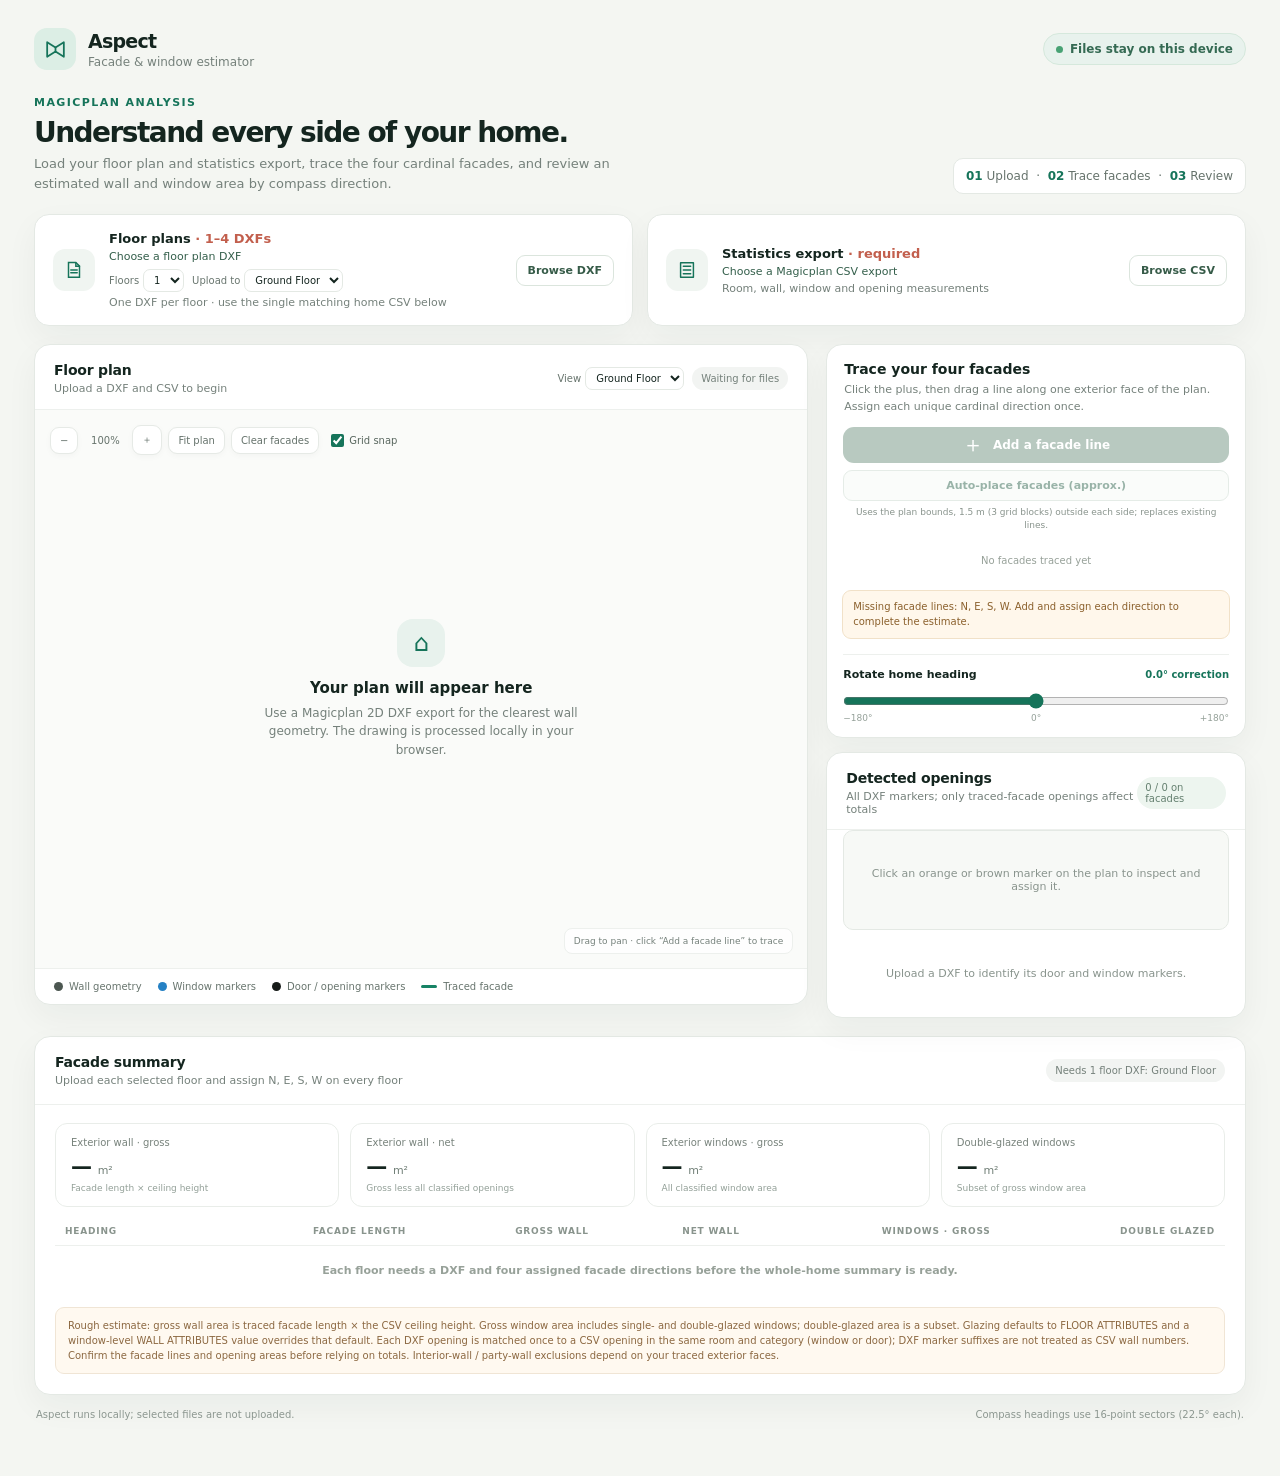
<file: index.html>
<!doctype html>
<html lang="en">
<head>
  <meta charset="utf-8" />
  <meta name="viewport" content="width=device-width, initial-scale=1" />
  <title>Aspect — Facade & Window Estimator</title>
  <style>
    :root{font-family:Inter,ui-sans-serif,system-ui,-apple-system,BlinkMacSystemFont,"Segoe UI",sans-serif;color:#14251f;background:#f4f6f2;font-synthesis:none;text-rendering:optimizeLegibility;--green:#16745a;--mint:#e4f1eb;--ink:#14251f;--muted:#75817b;--line:#e4e9e4;--card:#fff;--amber:#b77828;--shadow:0 12px 32px #1a33200c}
    *{box-sizing:border-box}body{margin:0;min-width:320px}button,input,select{font:inherit}button{cursor:pointer}.app{max-width:1512px;margin:0 auto;padding:28px 34px 42px}.topbar{display:flex;align-items:center;justify-content:space-between;margin-bottom:26px}.brand{display:flex;align-items:center;gap:12px}.brandmark{width:42px;height:42px;border-radius:13px;background:#dceee5;color:var(--green);display:grid;place-items:center}.brandmark svg{width:25px;height:25px}.brand h1{font-size:19px;letter-spacing:-.04em;margin:0}.brand p{margin:3px 0 0;color:var(--muted);font-size:12px}.local-tag{background:#e8f2ed;border:1px solid #d5e8dc;color:#356a53;border-radius:99px;padding:8px 12px;font-size:12px;font-weight:650;display:flex;align-items:center;gap:7px}.local-tag:before{content:"";width:7px;height:7px;border-radius:50%;background:#48a274}.intro{display:flex;justify-content:space-between;align-items:flex-end;margin-bottom:20px}.eyebrow{font-size:11px;text-transform:uppercase;letter-spacing:.13em;color:var(--green);font-weight:750}.intro h2{font-size:28px;letter-spacing:-.055em;margin:7px 0 5px}.intro p{font-size:13px;color:var(--muted);margin:0;max-width:640px;line-height:1.55}.step{font-size:12px;color:#66736c;background:#fff;border:1px solid var(--line);border-radius:10px;padding:10px 12px;white-space:nowrap}.step b{color:var(--green)}.upload-grid{display:grid;grid-template-columns:1fr 1fr;gap:14px;margin-bottom:18px}.upload-card{background:var(--card);border:1px solid var(--line);border-radius:15px;box-shadow:var(--shadow);padding:16px 18px;display:flex;align-items:center;gap:14px;min-height:91px}.file-icon{width:42px;height:42px;background:#f0f5f1;color:var(--green);display:grid;place-items:center;border-radius:12px;flex:none}.file-icon svg{width:22px;height:22px}.upload-copy{min-width:0;flex:1}.upload-copy strong{font-size:13px;display:block}.upload-copy small{color:var(--muted);font-size:11px;display:block;margin-top:4px}.file-name{color:#345f4b!important;white-space:nowrap;overflow:hidden;text-overflow:ellipsis}.upload-button{border:1px solid #dbe5dd;border-radius:9px;padding:8px 11px;background:white;color:#365b48;font-size:11px;font-weight:700;white-space:nowrap}.upload-button:hover{background:#f1f7f3}.upload-card input{display:none}.workspace{display:grid;grid-template-columns:minmax(0,1.66fr) minmax(325px,.9fr);gap:18px;align-items:start}.panel{background:var(--card);border:1px solid var(--line);border-radius:16px;box-shadow:var(--shadow);overflow:hidden}.panel-head{padding:17px 19px 14px;border-bottom:1px solid #edf0ed;display:flex;align-items:center;justify-content:space-between}.panel-title{font-size:14px;font-weight:750;letter-spacing:-.015em}.panel-sub{font-size:11px;color:var(--muted);margin-top:4px}.plan-status{font-size:10px;color:#75817b;background:#f2f4f2;border-radius:99px;padding:6px 9px}.canvas-wrap{position:relative;background:#fafbf9;min-height:500px;overflow:hidden}.canvas-wrap svg{display:block;width:100%;height:min(62vh,650px);min-height:480px;touch-action:none;user-select:none}.empty-state{position:absolute;inset:0;display:grid;place-items:center;text-align:center;padding:35px;pointer-events:none}.empty-state div{max-width:340px}.empty-state .empty-symbol{margin:0 auto 12px;width:48px;height:48px;border-radius:16px;background:#e8f2ed;color:var(--green);display:grid;place-items:center;font-size:24px}.empty-state h3{margin:0;font-size:15px}.empty-state p{margin:7px 0 0;color:var(--muted);font-size:12px;line-height:1.55}.canvas-tools{position:absolute;left:15px;top:15px;display:flex;gap:7px}.tool-pill{background:#fff;border:1px solid #e6eae6;border-radius:9px;padding:7px 9px;color:#65726b;font-size:10px;box-shadow:0 2px 6px #00000008}.legend{display:flex;gap:16px;padding:12px 19px;border-top:1px solid #edf0ed;flex-wrap:wrap}.legend-item{font-size:10px;color:#68756e;display:flex;align-items:center;gap:6px}.legend-dot{width:9px;height:9px;border-radius:50%;background:#d9e3dc}.legend-dot.window{background:#e2964d}.legend-dot.facade{width:16px;height:3px;border-radius:3px;background:#178365}.right-col{display:flex;flex-direction:column;gap:14px}.facade-panel{padding-bottom:14px}.facade-intro{padding:16px 17px 12px}.facade-intro h3{font-size:14px;margin:0}.facade-intro p{font-size:11px;color:var(--muted);line-height:1.5;margin:5px 0 0}.add-row{padding:0 16px 12px}.add-button{width:100%;border:0;border-radius:11px;background:#16745a;color:white;padding:11px 12px;display:flex;align-items:center;justify-content:center;gap:9px;font-weight:750;font-size:12px;box-shadow:0 5px 12px #16745a26}.add-button:hover{background:#12644c}.plus{font-size:22px;font-weight:400;line-height:14px}.add-button:disabled{background:#b8c9c0;cursor:not-allowed;box-shadow:none}.facade-list{padding:0 15px;display:flex;flex-direction:column;gap:8px}.facet{border:1px solid #e9ede9;border-radius:11px;padding:10px 11px;display:grid;grid-template-columns:26px minmax(60px,1fr) 92px;gap:9px;align-items:center}.facet-label{width:25px;height:25px;border-radius:8px;background:#eef5f1;color:var(--green);display:grid;place-items:center;font-size:11px;font-weight:800}.facet-meta{min-width:0}.facet-meta strong{font-size:11px;display:block}.facet-meta small{display:block;color:var(--muted);font-size:10px;margin-top:3px}.facet select{width:100%;border:1px solid #e1e7e2;background:#fff;border-radius:7px;padding:6px 6px;font-size:10px;color:#31483c}.facet select:disabled{background:#f3f5f3;color:#b1bab4}.degrees{font-size:10px;color:#75817b;text-align:right;margin-top:4px}.remove-line{border:0;background:transparent;color:#a6b0a9;font-size:16px;padding:0 3px}.remove-line:hover{color:#b24f41}.validation{margin:10px 15px 0;border-radius:9px;background:#fff7eb;border:1px solid #f1e1c8;color:#8b602c;padding:9px 10px;font-size:10px;line-height:1.45;display:none}.validation.show{display:block}.rotate-box{margin:15px 16px 0;border-top:1px solid #edf0ed;padding-top:13px}.rotate-head{display:flex;justify-content:space-between;align-items:center;font-size:11px;font-weight:700}.rotate-value{font-size:10px;color:var(--green);font-variant-numeric:tabular-nums}.rotate-box input[type=range]{width:100%;accent-color:var(--green);margin:12px 0 4px}.range-labels{display:flex;justify-content:space-between;color:#94a098;font-size:9px}.review-panel .panel-head{padding-bottom:13px}.review-count{font-size:10px;color:#658070;background:#edf5ef;border-radius:99px;padding:5px 8px}.opening-list{max-height:236px;overflow:auto;padding:3px 15px 13px}.opening-row{display:flex;align-items:center;gap:9px;padding:9px 1px;border-bottom:1px solid #f0f2f0}.opening-row:last-child{border-bottom:0}.opening-icon{width:24px;height:24px;border-radius:7px;background:#fff2e4;color:#ba7836;display:grid;place-items:center;font-size:11px}.opening-details{min-width:0;flex:1}.opening-details strong{display:block;font-size:10px;white-space:nowrap;overflow:hidden;text-overflow:ellipsis}.opening-details small{color:var(--muted);display:block;font-size:9px;margin-top:3px}.opening-row select{max-width:105px;border:1px solid #e3e8e3;border-radius:7px;background:#fff;padding:6px;font-size:9px;color:#55635b}.empty-openings{font-size:11px;color:#89948d;text-align:center;padding:24px 12px}.summary{margin-top:18px}.summary .panel-head{padding:17px 20px}.summary-content{padding:18px 20px 20px}.totals{display:grid;grid-template-columns:repeat(3,1fr);gap:11px;margin-bottom:19px}.metric{border:1px solid #e9ede9;border-radius:12px;padding:13px 15px}.metric .label{font-size:10px;color:#78837c}.metric .value{font-size:21px;letter-spacing:-.04em;font-weight:750;margin-top:7px;font-variant-numeric:tabular-nums}.metric .unit{font-size:11px;color:#728078;font-weight:500;letter-spacing:0}.metric small{font-size:9px;color:#93a098;display:block;margin-top:4px}.direction-table{width:100%;border-collapse:collapse}.direction-table th{text-align:left;color:#89948d;font-size:9px;text-transform:uppercase;letter-spacing:.09em;font-weight:700;padding:0 10px 9px}.direction-table td{border-top:1px solid #edf0ed;padding:10px;font-size:11px;color:#415148;font-variant-numeric:tabular-nums}.direction-table td:first-child{font-weight:750;color:#263c30}.direction-table td:not(:first-child),.direction-table th:not(:first-child){text-align:right}.dir-chip{display:inline-flex;align-items:center;justify-content:center;background:#edf5f0;color:#347153;border-radius:6px;min-width:34px;padding:4px;font-size:10px}.notice{font-size:10px;color:#8c6841;line-height:1.5;margin-top:12px;background:#fff9f0;border:1px solid #f0e5d5;border-radius:9px;padding:10px 12px}.footer{display:flex;justify-content:space-between;gap:16px;color:#8c9790;font-size:10px;padding:14px 2px}.toast{position:fixed;left:50%;bottom:22px;transform:translate(-50%,20px);opacity:0;background:#17382b;color:#fff;padding:11px 16px;border-radius:10px;font-size:12px;box-shadow:0 10px 28px #112c2040;transition:.18s;pointer-events:none;z-index:5}.toast.show{opacity:1;transform:translate(-50%,0)}.canvas-mode{cursor:crosshair!important}.canvas-caption{position:absolute;right:14px;bottom:14px;background:#ffffffdf;border:1px solid #edf0ed;color:#75817b;border-radius:8px;padding:7px 9px;font-size:9px;pointer-events:none}
    .facet{grid-template-columns:26px minmax(60px,1fr) 92px 14px}
    @media(max-width:1000px){.workspace{grid-template-columns:1fr}.right-col{display:grid;grid-template-columns:1fr 1fr;align-items:start}.intro{align-items:flex-start;gap:16px;flex-direction:column}.canvas-wrap svg{height:55vh}}
    @media(max-width:650px){.app{padding:18px 14px 30px}.topbar{margin-bottom:20px}.local-tag{font-size:0;padding:9px}.local-tag:before{margin:0}.upload-grid{grid-template-columns:1fr}.upload-card{padding:13px}.right-col{display:flex}.canvas-wrap{min-height:390px}.canvas-wrap svg{min-height:390px;height:55vh}.totals{grid-template-columns:1fr}.metric{padding:11px 13px}.summary-content{padding:14px 12px}.direction-table td,.direction-table th{padding:9px 5px}.footer{flex-direction:column}}
  </style>
  <style>
    .canvas-tools{display:flex;align-items:center;gap:6px}
    .zoom-readout{min-width:42px;text-align:center;color:#66736c;font-size:10px;font-variant-numeric:tabular-nums}
    #planSvg{touch-action:none}
    .canvas-wrap.has-plan .empty-state{display:none}
    #planSvg{cursor:grab}
    #planSvg.canvas-mode{cursor:crosshair}
    #planSvg.is-panning{cursor:grabbing}
    .grid-toggle{display:flex;align-items:center;gap:5px;padding:0 6px;color:#58665e;font-size:10px;white-space:nowrap;cursor:pointer}
    .grid-toggle input{width:13px;height:13px;margin:0;accent-color:var(--green)}
    .auto-facade-button{width:100%;margin-top:7px;padding:8px 10px;border:1px solid #cddbd1;border-radius:9px;background:#f6faf7;color:#356a53;font-size:11px;font-weight:650}
    .auto-facade-button:hover:not(:disabled){background:#e8f2ed}
    .auto-facade-button:disabled{opacity:.5;cursor:not-allowed}
    .auto-facade-note{display:block;margin-top:5px;color:#89948d;font-size:9px;line-height:1.4;text-align:center}
    .floor-upload-controls{display:flex;gap:8px;margin-top:6px;flex-wrap:wrap}
    .floor-upload-controls label,.floor-view-label{display:flex;align-items:center;gap:4px;color:#68756e;font-size:10px}
    .floor-upload-controls select,.floor-view-label select{padding:4px 6px;border:1px solid var(--line);border-radius:7px;background:#fff;color:var(--ink);font-size:10px}
    .opening-row{grid-template-columns:26px minmax(0,1fr) auto}
    .opening-details small{line-height:1.45}
    .opening-status{display:block;color:#9a6a2b!important}
    .legend-dot{background:#4c5751}
    .legend-dot.window{background:#2581c4}
    .legend-dot.door{background:#171b19}
    .opening-mark{cursor:pointer}
    .opening-mark.selected circle{stroke:#14251f;stroke-width:3px}
    .selected-opening{margin:0 16px 10px;padding:12px;background:#f7f9f6;border:1px solid var(--line);border-radius:10px;font-size:11px}
    .selected-opening:empty{display:none}
    .selected-opening-head{display:flex;align-items:center;gap:8px;font-size:12px;font-weight:700;color:var(--ink)}
    .selected-opening-dot{width:10px;height:10px;border-radius:50%;display:inline-block}
    .selected-opening-dot.window{background:#d88740}.selected-opening-dot.door{background:#ae8b61}
    .selected-opening-meta{margin:7px 0;color:var(--muted);line-height:1.55}
    .selected-opening label{display:flex;justify-content:space-between;align-items:center;gap:10px;color:#516058;font-weight:650}
    .selected-opening select{max-width:175px}
    .totals{grid-template-columns:repeat(4,minmax(0,1fr))}
    @media(max-width:850px){.totals{grid-template-columns:repeat(2,minmax(0,1fr))}}
    @media(max-width:520px){.totals{grid-template-columns:1fr}}
  </style>
</head>
<body>
  <div class="app">
    <header class="topbar">
      <div class="brand"><div class="brandmark" aria-hidden="true"><svg viewBox="0 0 24 24" fill="none"><path d="M4 19V5l8 5 8-5v14l-8-5-8 5Z" stroke="currentColor" stroke-width="1.7" stroke-linejoin="round"/><path d="M12 10v4" stroke="currentColor" stroke-width="1.7"/></svg></div><div><h1>Aspect</h1><p>Facade & window estimator</p></div></div>
      <div class="local-tag">Files stay on this device</div>
    </header>
    <section class="intro"><div><div class="eyebrow">Magicplan analysis</div><h2>Understand every side of your home.</h2><p>Load your floor plan and statistics export, trace the four cardinal facades, and review an estimated wall and window area by compass direction.</p></div><div class="step"><b>01</b> Upload &nbsp;·&nbsp; <b>02</b> Trace facades &nbsp;·&nbsp; <b>03</b> Review</div></section>
    <section class="upload-grid" aria-label="Required exports">
      <label class="upload-card" for="dxfFile"><div class="file-icon"><svg viewBox="0 0 24 24" fill="none"><path d="M6 3.8h8l4 4V20H6V3.8Z" stroke="currentColor" stroke-width="1.6"/><path d="M14 4v4h4M8.5 12h7m-7 3h7" stroke="currentColor" stroke-width="1.6" stroke-linecap="round"/></svg></div><div class="upload-copy"><strong>Floor plans <span style="color:#c25f4d">· 1–4 DXFs</span></strong><small class="file-name" id="dxfName">Choose a floor plan DXF</small><div class="floor-upload-controls"><label>Floors <select id="floorCount" aria-label="Number of floors"><option value="1" selected>1</option><option value="2">2</option><option value="3">3</option><option value="4">4</option></select></label><label>Upload to <select id="floorUploadTarget" aria-label="Choose floor for DXF upload"><option value="0">Ground Floor</option></select></label></div><small>One DXF per floor · use the single matching home CSV below</small></div><span class="upload-button">Browse DXF</span><input id="dxfFile" type="file" accept=".dxf,application/dxf" /></label>
      <label class="upload-card" for="csvFile"><div class="file-icon"><svg viewBox="0 0 24 24" fill="none"><path d="M5 4h14v16H5zM8 8h8M8 12h8M8 16h8" stroke="currentColor" stroke-width="1.6" stroke-linecap="round" stroke-linejoin="round"/></svg></div><div class="upload-copy"><strong>Statistics export <span style="color:#c25f4d">· required</span></strong><small class="file-name" id="csvName">Choose a Magicplan CSV export</small><small>Room, wall, window and opening measurements</small></div><span class="upload-button">Browse CSV</span><input id="csvFile" type="file" accept=".csv,text/csv" /></label>
    </section>
    <main class="workspace">
      <section class="panel plan-panel">
        <div class="panel-head"><div><div class="panel-title">Floor plan</div><div class="panel-sub" id="planSub">Upload a DXF and CSV to begin</div></div><div style="display:flex;align-items:center;gap:8px"><label class="floor-view-label">View <select id="activeFloorSelect" aria-label="Floor plan to display"><option value="0">Ground Floor</option></select></label><div class="plan-status" id="planStatus">Waiting for files</div></div></div>
        <div class="canvas-wrap" id="canvasWrap">
          <svg id="planSvg" viewBox="0 0 1000 700" role="img" aria-label="Interactive floor plan"></svg>
          <div class="empty-state" id="emptyState"><div><div class="empty-symbol">⌂</div><h3>Your plan will appear here</h3><p>Use a Magicplan 2D DXF export for the clearest wall geometry. The drawing is processed locally in your browser.</p></div></div>
          <div class="canvas-tools"><button class="tool-pill" id="zoomOutButton" type="button" aria-label="Zoom out" title="Zoom out">−</button><span class="zoom-readout" id="zoomReadout">100%</span><button class="tool-pill" id="zoomInButton" type="button" aria-label="Zoom in" title="Zoom in">＋</button><button class="tool-pill" id="fitButton" type="button">Fit plan</button><button class="tool-pill" id="clearButton" type="button">Clear facades</button><label class="grid-toggle"><input id="gridSnap" type="checkbox" checked /> Grid snap</label></div><div class="canvas-caption" id="canvasCaption">Load both exports to enable tracing</div>
        </div>
        <div class="legend"><span class="legend-item"><i class="legend-dot"></i>Wall geometry</span><span class="legend-item"><i class="legend-dot window"></i>Window markers</span><span class="legend-item"><i class="legend-dot door"></i>Door / opening markers</span><span class="legend-item"><i class="legend-dot facade"></i>Traced facade</span></div>
      </section>
      <aside class="right-col">
        <section class="panel facade-panel">
          <div class="facade-intro"><h3>Trace your four facades</h3><p>Click the plus, then drag a line along one exterior face of the plan. Assign each unique cardinal direction once.</p></div>
          <div class="add-row"><button class="add-button" id="addFacade" type="button" disabled><span class="plus">＋</span><span id="addLabel">Add a facade line</span></button><button class="auto-facade-button" id="autoFacadeButton" type="button" disabled>Auto-place facades (approx.)</button><small class="auto-facade-note">Uses the plan bounds, 1.5 m (3 grid blocks) outside each side; replaces existing lines.</small></div>
          <div class="facade-list" id="facadeList"></div>
          <div class="validation" id="validation"></div>
          <div class="rotate-box"><div class="rotate-head"><span>Rotate home heading</span><span class="rotate-value" id="rotationValue">0° correction</span></div><input id="rotation" aria-label="Rotate home heading" type="range" min="-180" max="180" step="0.5" value="0"/><div class="range-labels"><span>−180°</span><span>0°</span><span>+180°</span></div></div>
        </section>
        <section class="panel review-panel"><div class="panel-head"><div><div class="panel-title">Detected openings</div><div class="panel-sub">All DXF markers; only traced-facade openings affect totals</div></div><div class="review-count" id="openingCount">0 / 0 on facades</div></div><div class="selected-opening" id="selectedOpening"><div class="empty-openings">Click an orange or brown marker on the plan to inspect and assign it.</div></div><div class="opening-list" id="openingList"><div class="empty-openings">Upload the plan and CSV to identify openings.</div></div></section>
      </aside>
    </main>
    <section class="panel summary">
      <div class="panel-head"><div><div class="panel-title">Facade summary</div><div class="panel-sub" id="summarySub">Estimates appear after four directions are assigned</div></div><div class="plan-status" id="summaryStatus">Needs 4 facades</div></div>
      <div class="summary-content"><div class="totals"><div class="metric"><div class="label">Exterior wall · gross</div><div class="value" id="grossTotal">— <span class="unit">m²</span></div><small>Facade length × ceiling height</small></div><div class="metric"><div class="label">Exterior wall · net</div><div class="value" id="netTotal">— <span class="unit">m²</span></div><small>Gross less all classified openings</small></div><div class="metric"><div class="label">Exterior windows · gross</div><div class="value" id="windowTotal">— <span class="unit">m²</span></div><small>All classified window area</small></div><div class="metric"><div class="label">Double-glazed windows</div><div class="value" id="doubleWindowTotal">— <span class="unit">m²</span></div><small>Subset of gross window area</small></div></div>
        <table class="direction-table"><thead><tr><th>Heading</th><th>Facade length</th><th>Gross wall</th><th>Net wall</th><th>Windows · gross</th><th>Double glazed</th></tr></thead><tbody id="directionRows"><tr><td colspan="6" style="text-align:center;color:#97a199;padding:18px">Add and assign all four facade directions to see the breakdown.</td></tr></tbody></table>
        <div class="notice">Rough estimate: gross wall area is traced facade length × the CSV ceiling height. Gross window area includes single- and double-glazed windows; double-glazed area is a subset. Glazing defaults to FLOOR ATTRIBUTES and a window-level WALL ATTRIBUTES value overrides that default. Each DXF opening is matched once to a CSV opening in the same room and category (window or door); DXF marker suffixes are not treated as CSV wall numbers. Confirm the facade lines and opening areas before relying on totals. Interior-wall / party-wall exclusions depend on your traced exterior faces.</div>
      </div>
    </section>
    <footer class="footer"><span>Aspect runs locally; selected files are not uploaded.</span><span>Compass headings use 16-point sectors (22.5° each).</span></footer>
  </div>
  <div class="toast" id="toast" role="status"></div>
<script>
(() => {
  const directions = ["N","NE","ENE","E","ESE","SE","SSE","S","SSW","SW","WSW","W","WNW","NW","NNW","NNE"];
  const cardinal = ["N","E","S","W"];
  const colors = {N:"#168365",E:"#4388c5",S:"#d47d47",W:"#8b6ab8"};
  const floorLabels=["Ground Floor","1st Floor","2nd Floor","3rd Floor"];
  const makeFloor=(label)=>({label,dxf:null,facades:[],rotation:0,zoom:1,selectedOpening:null,openingFacadeAssignments:{},doorClassifications:{}});
  const state = {dxf:null,csv:null,facades:[],nextFacadeId:1,rotation:0,zoom:1,rooms:[],walls:[],csvRecords:[],defaultGlazingType:"",inserts:[],texts:[],bounds:null,unitFactor:1,ceilingHeight:2.46,selectedOpening:null,openingFacadeAssignments:{},doorClassifications:{},dragging:false,draft:null,pan:null,addMode:false,floors:[makeFloor(floorLabels[0])],floorCount:1,activeFloor:0,csvFloors:null};
  const $ = id => document.getElementById(id);
  const svg = $("planSvg");
  function persistActiveFloor(){const floor=state.floors[state.activeFloor];if(!floor)return;Object.assign(floor,{dxf:state.dxf,walls:state.walls,inserts:state.inserts,texts:state.texts,bounds:state.bounds,unitFactor:state.unitFactor,facades:state.facades,rotation:state.rotation,zoom:state.zoom,selectedOpening:state.selectedOpening,openingFacadeAssignments:state.openingFacadeAssignments,doorClassifications:state.doorClassifications,rooms:state.rooms,csvRecords:state.csvRecords,ceilingHeight:state.ceilingHeight,defaultGlazingType:state.defaultGlazingType})}
  function loadFloorState(index){const floor=state.floors[index];state.activeFloor=index;state.dxf=floor.dxf;state.walls=floor.walls||[];state.inserts=floor.inserts||[];state.texts=floor.texts||[];state.bounds=floor.bounds||null;state.unitFactor=floor.unitFactor||1;state.facades=floor.facades||[];state.rotation=floor.rotation||0;state.zoom=floor.zoom||1;state.selectedOpening=floor.selectedOpening??null;state.openingFacadeAssignments=floor.openingFacadeAssignments||{};state.doorClassifications=floor.doorClassifications||{};state.rooms=state.csvFloors?.roomsByFloor?.[floor.label]||floor.rooms||[];state.csvRecords=state.csvFloors?.walls?.filter(r=>canonicalFloorLabel(r.floor)===floor.label)||floor.csvRecords||[];state.ceilingHeight=state.csvFloors?.floorSettings?.[floor.label]?.ceiling||floor.ceilingHeight||state.csvFloors?.ceiling||2.46;state.defaultGlazingType=state.csvFloors?.floorSettings?.[floor.label]?.glazingType||floor.defaultGlazingType||state.csvFloors?.defaultGlazingType||"";$("rotation").value=state.rotation;$("rotationValue").textContent=`${state.rotation>0?"+":""}${state.rotation.toFixed(1)}° correction`}
  function refreshFloorSelectors(){const targets=$("floorUploadTarget"),views=$("activeFloorSelect");targets.innerHTML="";views.innerHTML="";for(let i=0;i<state.floorCount;i++){const label=floorLabels[i];targets.add(new Option(`${label}${state.floors[i]?.dxf?" · DXF loaded":""}`,String(i)));views.add(new Option(`${label}${state.floors[i]?.dxf?" · loaded":""}`,String(i)))}targets.value=String(Math.min(state.activeFloor,state.floorCount-1));views.value=String(Math.min(state.activeFloor,state.floorCount-1));$("floorCount").value=String(state.floorCount)}
  function switchFloor(index,fit=true){if(index<0||index>=state.floorCount)return;persistActiveFloor();loadFloorState(index);refreshFloorSelectors();const floor=state.floors[index];$("dxfName").textContent=floor.fileName||`Choose the ${floor.label} DXF`;$("planStatus").textContent=floor.dxf?`${floor.walls.length} wall outlines`:"Waiting for files";$("planSub").textContent=state.csv?`${state.rooms.length} rooms · ${state.csvRecords.length} wall / opening records · ${state.ceilingHeight.toFixed(2)} m ceiling`:"Upload a DXF and CSV to begin";if(fit&&floor.dxf)fitView();renderAll()}
  function setFloorCount(count){count=Math.max(1,Math.min(4,Number(count)||1));persistActiveFloor();if(count<state.floorCount&&state.floors.slice(count).some(f=>f.dxf)&&!confirm("Reducing the floor count will remove the higher-floor DXFs and facade lines. Continue?")){ $("floorCount").value=String(state.floorCount);return}while(state.floors.length<count)state.floors.push(makeFloor(floorLabels[state.floors.length]));state.floors.length=count;state.floorCount=count;if(state.activeFloor>=count)state.activeFloor=count-1;loadFloorState(state.activeFloor);switchFloor(state.activeFloor,false)}
  const esc = s => String(s).replace(/[&<>"']/g,c=>({"&":"&amp;","<":"&lt;",">":"&gt;",'"':"&quot;","'":"&#39;"}[c]));
  function showToast(message){const t=$("toast");t.textContent=message;t.classList.add("show");clearTimeout(showToast.timer);showToast.timer=setTimeout(()=>t.classList.remove("show"),2800)}
  function num(v){const n=parseFloat(String(v??"").replace(/[^\d.+-]/g,""));return Number.isFinite(n)?n:0}
  function parseDelimited(text,delimiter=","){
    const rows=[];let row=[],cell="",quoted=false;
    for(let i=0;i<text.length;i++){const c=text[i];if(c==='"'){if(quoted&&text[i+1]==='"'){cell+='"';i++}else quoted=!quoted}else if(c===delimiter&&!quoted){row.push(cell.trim());cell=""}else if((c==="\n"||c==="\r")&&!quoted){if(c==="\r"&&text[i+1]==="\n")i++;row.push(cell.trim());if(row.some(x=>x!==""))rows.push(row);row=[];cell=""}else cell+=c}
    if(cell!==""||row.length){row.push(cell.trim());if(row.some(x=>x!==""))rows.push(row)}return rows;
  }
  function canonicalFloorLabel(value){const text=String(value||"").trim().toLowerCase();if(/ground|\bfloor\s*0\b/.test(text))return "Ground Floor";const ordinal=text.match(/(\d+)\s*(?:st|nd|rd|th)?\s*floor/);if(ordinal){const n=Number(ordinal[1]);return floorLabels[n]||`${n}th Floor`}const word=text.match(/\b(first|second|third|fourth)\s+floor\b/);if(word)return {first:"1st Floor",second:"2nd Floor",third:"3rd Floor",fourth:"3rd Floor"}[word[1]];return null}
  function parseCsv(text){
    const rows=parseDelimited(text.replace(/^\uFEFF/,""));
    let mode="",roomNames=[],roomsByFloor={},activeRoom="",currentFloor="Ground Floor",ceiling=0,defaultGlazingType="",walls=[],wallHeaders=[];
    for(let i=0;i<rows.length;i++){
      const r=rows[i].map(x=>x.trim());const first=(r[0]||"").toLowerCase();
      if(first.startsWith("room attributes")){mode="rooms";continue}
      if(first.startsWith("wall attributes")){mode="walls";activeRoom="";wallHeaders=r.map(x=>x.toLowerCase());continue}
      if(first==="object count"||first==="object attributes"||first==="floor attributes"||first==="plan attributes"){mode="";continue}
      if(mode==="rooms"){
        const floorLabel=canonicalFloorLabel(r[0]);if(floorLabel){currentFloor=floorLabel;roomsByFloor[currentFloor]??=[];continue}
        if(r.length===1){activeRoom=r[0];roomNames.push(activeRoom);continue}
        if(r.length>8&&r[0]&&first!=="ground floor"){
          activeRoom=r[0];if(!roomNames.some(n=>n.toLowerCase()===activeRoom.toLowerCase()))roomNames.push(activeRoom);if(!roomsByFloor[currentFloor])roomsByFloor[currentFloor]=[];if(!roomsByFloor[currentFloor].some(n=>n.toLowerCase()===activeRoom.toLowerCase()))roomsByFloor[currentFloor].push(activeRoom);
          const h=num(r[9]);if(h>0&&!ceiling)ceiling=h;
        }
      } else if(mode==="walls"){
        const floorLabel=canonicalFloorLabel(r[0]);if(floorLabel){currentFloor=floorLabel;continue}
        if(r.length<6)continue;
        const room=r[0],wallName=r[1],symbol=r[2];
        if(!room||!/^wall\s*\d+/i.test(wallName||""))continue;
        const wallIndex=(wallName.match(/\d+/)||[])[0];
        const isWall=(symbol||"").toLowerCase()==="wall";
        const glazingIndex=wallHeaders.findIndex(x=>x.includes("glazing type"));
        walls.push({room,floor:currentFloor,wallIndex,symbol,area:num(r[3]),netArea:num(r[4]),width:num(r[5]),height:num(r[6]),type:r[8]||symbol||"Opening",annotation:r[7]||"",distanceToFloor:num(r[10]),glazingType:glazingIndex>=0?(r[glazingIndex]||""):"",isWall});
      }
    }
    // Recover room order from ROOM ATTRIBUTES records; Magicplan's DXF insert names use that order.
    const roomRows=rows.findIndex(r=>(r[0]||"").toLowerCase().startsWith("room attributes"));
    if(roomRows>=0){roomNames=[];roomsByFloor={};let roomFloor="Ground Floor";for(let i=roomRows+1;i<rows.length;i++){const r=rows[i],f=(r[0]||"").toLowerCase();if(f.startsWith("wall attributes"))break;const floorLabel=canonicalFloorLabel(r[0]);if(floorLabel){roomFloor=floorLabel;roomsByFloor[roomFloor]??=[];continue}if(r.length>8&&r[0]){if(!roomNames.some(n=>n.toLowerCase()===r[0].toLowerCase()))roomNames.push(r[0]);if(!roomsByFloor[roomFloor])roomsByFloor[roomFloor]=[];if(!roomsByFloor[roomFloor].some(n=>n.toLowerCase()===r[0].toLowerCase()))roomsByFloor[roomFloor].push(r[0])}}}
    const floorSettings={};
    for(let i=0;i<rows.length;i++){if(!(rows[i][0]||"").toLowerCase().startsWith("floor attributes"))continue;const headers=rows[i].map(x=>x.toLowerCase()),hi=headers.findIndex(x=>x.includes("ceiling height")),gi=headers.findIndex(x=>x.trim()==="glazing type"||x.includes("glazing type"));for(let j=i+1;j<rows.length;j++){const row=rows[j],section=(row[0]||"").toLowerCase();if(/^(room|wall|object|plan) attributes/.test(section))break;const floor=canonicalFloorLabel(row[0]);if(!floor)continue;floorSettings[floor]={ceiling:hi>=0?num(row[hi]):0,glazingType:gi>=0?(row[gi]||""):""};if(floor==="Ground Floor"){if(floorSettings[floor].ceiling)ceiling=floorSettings[floor].ceiling;defaultGlazingType=floorSettings[floor].glazingType||defaultGlazingType}}}
    if(!ceiling){const floor=rows.find(r=>(r[0]||"").toLowerCase()==="ground floor"&&r.length>8);if(floor)ceiling=num(floor[9])}
    return {rooms:roomNames,roomsByFloor,walls,ceiling:ceiling||2.46,defaultGlazingType,floorSettings,floorNames:Object.keys(roomsByFloor)};
  }
  function parseDxf(text){
    const lines=text.replace(/\r/g,"").split("\n"),pairs=[];for(let i=0;i+1<lines.length;i+=2)pairs.push([lines[i].trim(),lines[i+1].trim()]);
    let inEntities=false,entity=null,entities=[];
    for(const [code,value] of pairs){if(code==="0"&&value==="SECTION"){entity=null;continue}if(code==="2"&&value==="ENTITIES"){inEntities=true;continue}if(!inEntities)continue;if(code==="0"){if(value==="ENDSEC"){if(entity)entities.push(entity);break}if(entity)entities.push(entity);entity={type:value,pairs:[]};continue}if(entity)entity.pairs.push([code,value])}
    const result={walls:[],inserts:[],texts:[],bounds:null,unitFactor:1};
    let header=false;for(let i=0;i<pairs.length-1;i++){if(pairs[i][0]==="9"&&pairs[i][1]==="$INSUNITS"){const units=num(pairs[i+1][1]);result.unitFactor=units===4?0.001:units===5?0.01:units===6?1:units===1?0.0254:1;break}}
    const all=[];
    for(const e of entities){const p=e.pairs, get=c=>p.filter(a=>a[0]===c).map(a=>a[1]), one=c=>get(c)[0],layer=(one("8")||"").toLowerCase();
      if(e.type==="LWPOLYLINE"&&layer==="walls"){
        const xs=get("10").map(Number),ys=get("20").map(Number),pts=xs.map((x,i)=>({x:x*result.unitFactor,y:ys[i]*result.unitFactor}));if(pts.length>1){result.walls.push({pts,closed:(num(one("70"))&1)===1});all.push(...pts)}
      } else if(e.type==="LINE"&&layer==="walls"){
        const a={x:num(one("10"))*result.unitFactor,y:num(one("20"))*result.unitFactor},b={x:num(one("11"))*result.unitFactor,y:num(one("21"))*result.unitFactor};result.walls.push({pts:[a,b],closed:false});all.push(a,b)
      } else if(e.type==="INSERT"&&(layer==="windows"||layer==="doors")){
        const name=one("2")||"",match=name.match(/^W-(\d+)-(\d+)$/i);const item={x:num(one("10"))*result.unitFactor,y:num(one("20"))*result.unitFactor,angle:num(one("50")),name,layer,roomIndex:match?Number(match[1]):-1,wallIndex:match?String(Number(match[2])):"",block:name};result.inserts.push(item);all.push(item)
      } else if(e.type==="TEXT"&&layer==="texts"){
        let t=one("1")||"";t=t.replace(/\\U\+([0-9A-Fa-f]{4})/g,(_,hex)=>String.fromCharCode(parseInt(hex,16)));const item={x:num(one("10"))*result.unitFactor,y:num(one("20"))*result.unitFactor,text:t};result.texts.push(item);all.push(item)
      }
    }
    if(all.length){const xs=all.map(p=>p.x),ys=all.map(p=>p.y);result.bounds={minX:Math.min(...xs),maxX:Math.max(...xs),minY:Math.min(...ys),maxY:Math.max(...ys)}}
    return result;
  }
  function pointToSvg(p){return {x:p.x,y:-p.y}}
  function autoPlaceFacades(){
    if(!state.dxf||!state.walls.length){showToast("Load a DXF before auto-placing facades.");return}
    const points=state.walls.flatMap(wall=>wall.pts),xs=points.map(p=>p.x),ys=points.map(p=>p.y),minX=Math.min(...xs),maxX=Math.max(...xs),minY=Math.min(...ys),maxY=Math.max(...ys),offset=.5*3;
    if(!Number.isFinite(minX)||!Number.isFinite(maxX)||maxX-minX<.1||maxY-minY<.1){showToast("Could not find usable wall bounds for auto-placement.");return}
    state.facades=[
      {id:state.nextFacadeId++,a:{x:minX,y:maxY+offset},b:{x:maxX,y:maxY+offset},direction:"N",automatic:true},
      {id:state.nextFacadeId++,a:{x:maxX+offset,y:maxY},b:{x:maxX+offset,y:minY},direction:"E",automatic:true},
      {id:state.nextFacadeId++,a:{x:maxX,y:minY-offset},b:{x:minX,y:minY-offset},direction:"S",automatic:true},
      {id:state.nextFacadeId++,a:{x:minX-offset,y:minY},b:{x:minX-offset,y:maxY},direction:"W",automatic:true}
    ];
    state.openingFacadeAssignments={};state.addMode=false;state.draft=null;svg.classList.remove("canvas-mode");renderAll();
    showToast("Added approximate N/E/S/W facade lines 1.5 m outside the plan bounds. Review and adjust them.");
  }
  function rotatedBounds(){const b=state.bounds,cx=(b.minX+b.maxX)/2,cy=-(b.minY+b.maxY)/2,angle=state.rotation*Math.PI/180,cos=Math.cos(angle),sin=Math.sin(angle);const corners=[{x:b.minX,y:-b.minY},{x:b.minX,y:-b.maxY},{x:b.maxX,y:-b.minY},{x:b.maxX,y:-b.maxY}].map(p=>({x:cx+(p.x-cx)*cos-(p.y-cy)*sin,y:cy+(p.x-cx)*sin+(p.y-cy)*cos}));return {minX:Math.min(...corners.map(p=>p.x)),maxX:Math.max(...corners.map(p=>p.x)),minY:Math.min(...corners.map(p=>p.y)),maxY:Math.max(...corners.map(p=>p.y))}}
  function fitView(resetZoom=true){if(!state.bounds)return;if(resetZoom)state.zoom=1;const b=rotatedBounds(),pad=Math.max((b.maxX-b.minX)*.12,.6),padY=Math.max((b.maxY-b.minY)*.12,.6),w=((b.maxX-b.minX)+2*pad)*state.zoom,h=((b.maxY-b.minY)+2*padY)*state.zoom,cx=(b.minX+b.maxX)/2,cy=(b.minY+b.maxY)/2;svg.setAttribute("viewBox",`${cx-w/2} ${cy-h/2} ${w} ${h}`);$("zoomReadout").textContent=`${Math.round(100/state.zoom)}%`;drawPlan()}
  function zoomPlan(factor,anchor){if(!state.bounds)return;const view=svg.viewBox.baseVal,oldZoom=state.zoom;state.zoom=Math.max(.2,Math.min(8,state.zoom*factor));const ratio=state.zoom/oldZoom;if(ratio===1)return;const x=anchor?.x??view.x+view.width/2,y=anchor?.y??view.y+view.height/2,w=view.width*ratio,h=view.height*ratio;svg.setAttribute("viewBox",`${x-(x-view.x)*ratio} ${y-(y-view.y)*ratio} ${w} ${h}`);$("zoomReadout").textContent=`${Math.round(100/state.zoom)}%`}
  function drawPlan(){
    if(!state.bounds){svg.innerHTML="";return}
    const b=state.bounds,parts=[];
    parts.push(`<rect x="${b.minX-1000}" y="${-b.maxY-1000}" width="${b.maxX-b.minX+2000}" height="${b.maxY-b.minY+2000}" fill="#fafbf9"/>`);
    if($("gridSnap").checked){const spacing=.5,left=Math.floor((b.minX-2)/spacing)*spacing,right=Math.ceil((b.maxX+2)/spacing)*spacing,top=Math.floor((-b.maxY-2)/spacing)*spacing,bottom=Math.ceil((-b.minY+2)/spacing)*spacing;for(let x=left;x<=right+1e-8;x+=spacing){const major=Math.abs(x/2-Math.round(x/2))<1e-8;parts.push(`<line x1="${x}" y1="${top}" x2="${x}" y2="${bottom}" stroke="${major?"#d9e2dc":"#e9eeea"}" stroke-width="${major?".8":".55"}" vector-effect="non-scaling-stroke" pointer-events="none"/>`)}for(let y=top;y<=bottom+1e-8;y+=spacing){const major=Math.abs(y/2-Math.round(y/2))<1e-8;parts.push(`<line x1="${left}" y1="${y}" x2="${right}" y2="${y}" stroke="${major?"#d9e2dc":"#e9eeea"}" stroke-width="${major?".8":".55"}" vector-effect="non-scaling-stroke" pointer-events="none"/>`)}}
    for(const wall of state.walls){const pts=wall.pts.map(pointToSvg);if(wall.closed)parts.push(`<polygon points="${pts.map(p=>`${p.x},${p.y}`).join(" ")}" fill="#dfe6e0" stroke="#4c5751" stroke-width=".045" vector-effect="non-scaling-stroke"/>`);else parts.push(`<polyline points="${pts.map(p=>`${p.x},${p.y}`).join(" ")}" fill="none" stroke="#4c5751" stroke-width=".055" stroke-linecap="round" vector-effect="non-scaling-stroke"/>`)}
    for(const label of state.texts){if(label.text.length>1&&label.text.length<30){const p=pointToSvg(label);parts.push(`<text x="${p.x}" y="${p.y}" text-anchor="middle" font-size=".17" fill="#718078" font-family="system-ui" pointer-events="none">${esc(label.text)}</text>`)} }
    const openingAssignments=openingRecordAssignments();
    for(let i=0;i<state.inserts.length;i++){const o=state.inserts[i],p=pointToSvg(o),matched=matchOpening(o,i,openingAssignments),color=o.layer==="windows"?"#2581c4":"#171b19",selected=state.selectedOpening===i?" selected":"";parts.push(`<g class="opening-mark${selected}" data-i="${i}" transform="translate(${p.x} ${p.y})"><circle r=".115" fill="${color}" stroke="white" stroke-width=".04" vector-effect="non-scaling-stroke"/><title>${esc(`${o.name} · ${matched?`${matched.room} · Wall ${matched.wallIndex} · ${matched.type}`:"No CSV match"}`)}</title></g>`)}
    for(let i=0;i<state.facades.length;i++){const f=state.facades[i],a=pointToSvg(f.a),c=pointToSvg(f.b),dir=effectiveDirection(f.direction,state.rotation),color=colors[f.direction]||"#168365";parts.push(`<g class="facade-mark" data-i="${i}"><line x1="${a.x}" y1="${a.y}" x2="${c.x}" y2="${c.y}" stroke="${color}" stroke-width="5" stroke-linecap="round" vector-effect="non-scaling-stroke"/><circle cx="${a.x}" cy="${a.y}" r=".07" fill="white" stroke="${color}" stroke-width="2.5" vector-effect="non-scaling-stroke"/><circle cx="${c.x}" cy="${c.y}" r=".07" fill="white" stroke="${color}" stroke-width="2.5" vector-effect="non-scaling-stroke"/><text x="${(a.x+c.x)/2}" y="${(a.y+c.y)/2-.14}" text-anchor="middle" font-size=".18" font-weight="700" fill="${color}" stroke="white" stroke-width=".055" paint-order="stroke" font-family="system-ui">${dir} · ${lineLength(f).toFixed(2)}m</text></g>`)}
    if(state.draft){const a=pointToSvg(state.draft.a),c=pointToSvg(state.draft.b);parts.push(`<line x1="${a.x}" y1="${a.y}" x2="${c.x}" y2="${c.y}" stroke="#16745a" stroke-width="5" stroke-dasharray="8 5" stroke-linecap="round" vector-effect="non-scaling-stroke"/>`)}
    const cx=(b.minX+b.maxX)/2,cy=-(b.minY+b.maxY)/2;
    svg.innerHTML=`<g transform="rotate(${state.rotation} ${cx} ${cy})">${parts.join("")}</g>`;
  }
  function lineLength(f){return Math.hypot(f.b.x-f.a.x,f.b.y-f.a.y)}
  function effectiveDegrees(direction,rotation){const index=directions.indexOf(direction);return (((index*22.5+rotation)%360)+360)%360}
  function effectiveDirection(direction,rotation){return directions[Math.round(effectiveDegrees(direction,rotation)/22.5)%16]||direction}
  function openingRecordAssignments(){
    const groups=new Map(),assignments=new Map();
    for(const record of state.csvRecords){if(record.isWall)continue;const kind=/window/i.test(record.type)?"window":"door",key=`${record.room.trim().toLowerCase()}|${kind}`;if(!groups.has(key))groups.set(key,[]);groups.get(key).push(record)}
    const consumed=new Map();
    state.inserts.forEach((insert,index)=>{const room=state.rooms[insert.roomIndex];if(!room)return;const kind=insert.layer==="windows"?"window":"door",key=`${room.trim().toLowerCase()}|${kind}`,records=groups.get(key)||[],next=consumed.get(key)||0;if(records[next]){assignments.set(index,records[next]);consumed.set(key,next+1)}});
    return assignments;
  }
  function matchOpening(o,index,assignments=openingRecordAssignments()){return assignments.get(index)||null}
  function isDoubleGlazed(type){return /^double\.glazed\.(air|argon)\.filled$/i.test(String(type||"").trim().replace(/[ _]+/g,"."))}
  function rayFacade(o){
    const angle=(Number(o.angle)||0)*Math.PI/180;
    // DXF block angle describes the opening's axis; test both perpendicular normals.
    const normal={x:Math.sin(angle),y:Math.cos(angle)},rays=[normal,{x:-normal.x,y:-normal.y}],hits=[];
    for(let i=0;i<state.facades.length;i++){
      const f=state.facades[i],edge={x:f.b.x-f.a.x,y:f.b.y-f.a.y},offset={x:f.a.x-o.x,y:f.a.y-o.y};
      for(const direction of rays){const denominator=direction.x*edge.y-direction.y*edge.x;if(Math.abs(denominator)<1e-9)continue;const distance=(offset.x*edge.y-offset.y*edge.x)/denominator,along=(offset.x*direction.y-offset.y*direction.x)/denominator;if(distance>1e-6&&along>=-1e-6&&along<=1+1e-6)hits.push({index:i,distance,projection:along,ray:direction})}
    }
    return hits.sort((a,b)=>a.distance-b.distance)[0]||null;
  }
  function nearestFacade(o){
    if(o.layer==="windows")return rayFacade(o);
    let best=null;
    for(let i=0;i<state.facades.length;i++){const f=state.facades[i],dx=f.b.x-f.a.x,dy=f.b.y-f.a.y,length=Math.hypot(dx,dy),l2=length*length;if(!l2)continue;const extension=Math.max(.5,Math.min(1.5,length*.08)),t=((o.x-f.a.x)*dx+(o.y-f.a.y)*dy)/l2;if(t< -extension/length||t>1+extension/length)continue;const clamped=Math.max(0,Math.min(1,t)),distance=Math.hypot(o.x-(f.a.x+clamped*dx),o.y-(f.a.y+clamped*dy));if(!best||distance<best.distance)best={index:i,distance,projection:t}}
    return best&&best.distance<=3?best:null;
  }
  function getDetectedOpenings(){const assignments=openingRecordAssignments();return state.inserts.map((o,index)=>{const automaticNear=nearestFacade(o),manualId=state.openingFacadeAssignments[index],manualIndex=manualId===undefined?-1:state.facades.findIndex(f=>f.id===manualId),record=matchOpening(o,index,assignments),override=document.querySelector(`[data-opening="${index}"]`)?.value,original=record?.type||(o.layer==="windows"?"Window":"Door"),category=override||(/window/i.test(original)?"Window":"Door"),area=record?.area||((record?.width||0)*(record?.height||0)),glazingType=record?.glazingType?.trim()||state.defaultGlazingType,explicitExternalDoor=/glass\s*door|patio\s*door|external|exterior/i.test(`${record?.symbol||""} ${record?.type||""}`),doorClassification=state.doorClassifications[index]||"auto",isExternalDoor=o.layer!=="doors"||doorClassification==="external"||(doorClassification==="auto"&&Boolean(automaticNear&&(automaticNear.distance<=3||explicitExternalDoor))),near=manualId!==undefined?(manualIndex>=0?{index:manualIndex,manual:true}:null):o.layer==="doors"&&!isExternalDoor?null:automaticNear;return {o,index,near,automaticNear,record,category,area,original,glazingType,doubleGlazed:category==="Window"&&isDoubleGlazed(glazingType),doorClassification,isExternalDoor}})}
  function getExternalOpenings(){return getDetectedOpenings().filter(x=>x.near&&(x.o.layer!=="doors"||x.isExternalDoor))}
  function drawFacades(){const list=$("facadeList");list.innerHTML="";if(!state.facades.length){list.innerHTML='<div style="font-size:10px;color:#97a199;text-align:center;padding:12px 5px 14px">No facades traced yet</div>'}else state.facades.forEach((f,i)=>{const deg=effectiveDegrees(f.direction||"N",state.rotation),heading=effectiveDirection(f.direction||"N",state.rotation),used=state.facades.map((x,j)=>j!==i?x.direction:null).filter(Boolean);const row=document.createElement("div");row.className="facet";row.innerHTML=`<div class="facet-label" style="color:${colors[f.direction]||'#16745a'}">${i+1}</div><div class="facet-meta"><strong>Facade ${i+1} · ${lineLength(f).toFixed(2)} m</strong><small>${heading} facing · ${deg.toFixed(1)}°</small></div><div><select aria-label="Facade ${i+1} compass direction" data-direction="${i}"><option value="">Assign…</option>${cardinal.map(d=>`<option value="${d}" ${f.direction===d?'selected':''} ${used.includes(d)?'disabled':''}>${d}</option>`).join("")}</select><div class="degrees">${deg.toFixed(1)}°</div></div><button class="remove-line" title="Remove facade" data-remove="${i}" aria-label="Remove facade">×</button>`;list.appendChild(row)});
    list.querySelectorAll("[data-direction]").forEach(el=>el.addEventListener("change",e=>{state.facades[Number(e.target.dataset.direction)].direction=e.target.value||null;renderAll()}));list.querySelectorAll("[data-remove]").forEach(el=>el.addEventListener("click",e=>{const [removed]=state.facades.splice(Number(e.currentTarget.dataset.remove),1);for(const [opening,facadeId] of Object.entries(state.openingFacadeAssignments))if(facadeId===removed.id)delete state.openingFacadeAssignments[opening];renderAll()}));
    const unassigned=state.facades.filter(f=>!f.direction).length,missing=cardinal.filter(d=>!state.facades.some(f=>f.direction===d));const validation=$("validation");if(missing.length||unassigned){validation.classList.add("show");validation.textContent=unassigned?`Assign a compass direction to ${unassigned} facade line${unassigned===1?"":"s"}. Missing: ${missing.length?missing.join(", "):"none"}.`:`Missing facade line${missing.length===1?"":"s"}: ${missing.join(", ")}. Add and assign each direction to complete the estimate.`}else validation.classList.remove("show");
    const canAdd=state.dxf&&state.csv&&state.facades.length<4;$("addFacade").disabled=!canAdd;$("autoFacadeButton").disabled=!state.dxf;$("addLabel").textContent=state.facades.length>=4?"Four facade lines added":"Add a facade line";$("canvasCaption").textContent=state.addMode?"Drag along the facade, then release":"Drag to pan · click “Add a facade line” to trace";
  }
  function drawOpeningList(){
    const list=$("openingList"),opens=getDetectedOpenings(),matched=opens.filter(x=>x.near).length;
    $("openingCount").textContent=`${matched} / ${opens.length} on facades`;
    if(!opens.length){list.innerHTML='<div class="empty-openings">Upload a DXF to identify its door and window markers.</div>';return}
    list.innerHTML=opens.map(x=>{
      const room=state.rooms[x.o.roomIndex]||"Unknown room",width=x.record?.width?`${x.record.width.toFixed(2)} m wide`:"width unavailable",name=x.record?.type||(x.o.layer==="windows"?"Window":"Door");
      const status=x.o.layer==="doors"&&x.doorClassification==="internal"?"Internal door · excluded from exterior totals":x.o.layer==="doors"&&!x.isExternalDoor?"Not auto-matched as external · click to classify":x.near?`On facade ${x.near.index+1}${x.near.manual?" · manual":` · ${x.o.layer==="windows"?"outward ray":"nearest"}, ${x.near.distance.toFixed(2)} m`}`:x.o.layer==="windows"?"No facade hit by outward ray":"External door · assign to a facade";
      return `<div class="opening-row"><div class="opening-icon">${x.category==="Window"?"▱":"▯"}</div><div class="opening-details"><strong>${esc(room)} · Wall ${esc(x.o.wallIndex||"?")} · ${esc(name)}</strong><small>${width} · ${x.area.toFixed(2)} m² opening<span class="opening-status">${status}</span></small></div><select aria-label="Classify ${esc(room)} ${esc(name)}" data-opening="${x.index}"><option value="Window" ${x.category==="Window"?'selected':''}>Window</option><option value="Door" ${x.category==="Door"?'selected':''}>Door</option></select></div>`;
    }).join("");
    list.querySelectorAll("[data-opening]").forEach(el=>el.addEventListener("change",()=>renderSummary()));
  }
  function drawSelectedOpening(){
    const panel=$("selectedOpening"),item=getDetectedOpenings().find(x=>x.index===state.selectedOpening);
    if(!item){panel.innerHTML='<div class="empty-openings">Click an orange or brown marker on the plan to inspect and assign it.</div>';return}
    const room=state.rooms[item.o.roomIndex]||"Unknown room",markerNo=item.o.name,selected=state.openingFacadeAssignments[item.index]!==undefined?String(state.openingFacadeAssignments[item.index]):"auto";
    const classification=item.o.layer==="doors"?`<label>Door location<select id="doorClassification"><option value="auto" ${item.doorClassification==="auto"?'selected':''}>Automatic</option><option value="external" ${item.doorClassification==="external"?'selected':''}>External door</option><option value="internal" ${item.doorClassification==="internal"?'selected':''}>Internal door</option></select></label>`:"";
    const doorStatus=item.doorClassification==="internal"?"Internal door · excluded from exterior totals":item.o.layer==="doors"&&!item.isExternalDoor?"Not auto-matched as external · set External if needed":item.o.layer==="doors"&&!item.near?"External door · assign to a facade":item.near?`Currently counted on Facade ${item.near.index+1}`:"Not currently counted on a facade";
    panel.innerHTML=`<div class="selected-opening-head"><i class="selected-opening-dot ${item.o.layer==="windows"?"window":"door"}"></i>DXF marker ${esc(markerNo)} · ${esc(item.o.layer==="windows"?"Window":item.isExternalDoor?"External door":"Door / opening")}</div><div class="selected-opening-meta">${esc(room)} · ${esc(item.record?.type||"No CSV dimensions matched")}${item.record?` · CSV Wall ${esc(item.record.wallIndex)}`:""}<br>${item.record?.width?`${item.record.width.toFixed(2)} m wide · ${item.area.toFixed(2)} m²`:"Width/area unavailable in matched CSV record"}<br>${doorStatus}</div>${classification}<label>Assign to facade<select id="selectedFacadeAssignment"><option value="auto" ${selected==="auto"?'selected':''}>Automatic matching</option>${state.facades.map((f,i)=>`<option value="${f.id}" ${selected===String(f.id)?'selected':''}>Facade ${i+1}${f.direction?` · ${f.direction}`:""}</option>`).join("")}</select></label>`;
    $("selectedFacadeAssignment").addEventListener("change",e=>{if(e.target.value==="auto")delete state.openingFacadeAssignments[item.index];else state.openingFacadeAssignments[item.index]=Number(e.target.value);renderAll()});
    if(item.o.layer==="doors")$("doorClassification").addEventListener("change",e=>{if(e.target.value==="auto")delete state.doorClassifications[item.index];else state.doorClassifications[item.index]=e.target.value;renderAll()});
  }
  function renderSummary(){
    persistActiveFloor();
    const floorData=[];
    for(let i=0;i<state.floorCount;i++){
      const floor=state.floors[i];if(!floor?.dxf)continue;
      loadFloorState(i);const opens=getExternalOpenings();
      const directionsReady=cardinal.every(d=>state.facades.some(f=>f.direction===d));
      if(!directionsReady)continue;
      floorData.push(cardinal.map(d=>{const f=state.facades.find(x=>x.direction===d),length=lineLength(f),gross=length*state.ceilingHeight,assigned=opens.filter(o=>o.near.index===state.facades.indexOf(f)),allOpening=assigned.reduce((sum,o)=>sum+o.area,0),windowItems=assigned.filter(o=>o.category==="Window");return {d,length,gross,net:Math.max(0,gross-allOpening),windows:windowItems.reduce((sum,o)=>sum+o.area,0),doubleGlazed:windowItems.filter(o=>o.doubleGlazed).reduce((sum,o)=>sum+o.area,0)}}));
    }
    loadFloorState(state.activeFloor);const rows=$("directionRows"),ready=floorData.length===state.floorCount;
    if(!ready){
      $("grossTotal").innerHTML='— <span class="unit">m²</span>';
      $("netTotal").innerHTML='— <span class="unit">m²</span>';
      $("windowTotal").innerHTML='— <span class="unit">m²</span>';
      $("doubleWindowTotal").innerHTML='— <span class="unit">m²</span>';
      const missingDxfs=state.floorCount-state.floors.filter(f=>f.dxf).length;
      $("summaryStatus").textContent=missingDxfs?`Needs ${missingDxfs} floor DXF${missingDxfs===1?"":"s"}: ${state.floors.filter(f=>!f.dxf).map(f=>f.label).join(", ")}`:"Needs facades";
      $("summarySub").textContent="Upload each selected floor and assign N, E, S, W on every floor";
      rows.innerHTML='<tr><td colspan="6" style="text-align:center;color:#97a199;padding:18px">Each floor needs a DXF and four assigned facade directions before the whole-home summary is ready.</td></tr>';
      return;
    }
    const data=cardinal.map((d,index)=>floorData.reduce((sum,floorRows)=>{const row=floorRows[index];return {d,length:sum.length+row.length,gross:sum.gross+row.gross,net:sum.net+row.net,windows:sum.windows+row.windows,doubleGlazed:sum.doubleGlazed+row.doubleGlazed}}, {d,length:0,gross:0,net:0,windows:0,doubleGlazed:0}));
    const allGross=data.reduce((s,x)=>s+x.gross,0),allNet=data.reduce((s,x)=>s+x.net,0),allWindow=data.reduce((s,x)=>s+x.windows,0),allDoubleWindow=data.reduce((s,x)=>s+x.doubleGlazed,0);
    $("grossTotal").innerHTML=`${allGross.toFixed(2)} <span class="unit">m²</span>`;
    $("netTotal").innerHTML=`${allNet.toFixed(2)} <span class="unit">m²</span>`;
    $("windowTotal").innerHTML=`${allWindow.toFixed(2)} <span class="unit">m²</span>`;
    $("doubleWindowTotal").innerHTML=`${allDoubleWindow.toFixed(2)} <span class="unit">m²</span>`;
    $("summaryStatus").textContent=`${state.floorCount} floor${state.floorCount===1?"":"s"} · complete`;
    $("summarySub").textContent=`${state.floors.filter(f=>f.dxf).map(f=>f.label).join(" · ")} · whole-home totals`;
    rows.innerHTML=data.map(x=>`<tr><td><span class="dir-chip">${x.d}</span></td><td>${x.length.toFixed(2)} m</td><td>${x.gross.toFixed(2)} m²</td><td>${x.net.toFixed(2)} m²</td><td>${x.windows.toFixed(2)} m²</td><td>${x.doubleGlazed.toFixed(2)} m²</td></tr>`).join("");
  }
  function renderAll(){drawFacades();drawPlan();drawOpeningList();drawSelectedOpening();renderSummary()}
  function clearFacadeTraces(){state.facades=[];state.openingFacadeAssignments={};state.doorClassifications={};state.selectedOpening=null;state.addMode=false;state.dragging=false;state.draft=null;state.pan=null;svg.classList.remove("canvas-mode","is-panning")}
  function screenPoint(event){const pt=svg.createSVGPoint();pt.x=event.clientX;pt.y=event.clientY;const p=pt.matrixTransform(svg.getScreenCTM().inverse()),b=state.bounds,cx=(b.minX+b.maxX)/2,cy=-(b.minY+b.maxY)/2,angle=-state.rotation*Math.PI/180,cos=Math.cos(angle),sin=Math.sin(angle),dx=p.x-cx,dy=p.y-cy;let x=cx+dx*cos-dy*sin,y=-(cy+dx*sin+dy*cos);if($("gridSnap").checked){const step=.5;x=Math.round(x/step)*step;y=Math.round(y/step)*step}return {x,y}}
  $("dxfFile").addEventListener("change",async e=>{const file=e.target.files[0];if(!file)return;const target=Number($("floorUploadTarget").value)||0;try{const parsed=parseDxf(await file.text());if(!parsed.walls.length)throw Error("No wall geometry found in the DXF walls layer.");persistActiveFloor();state.activeFloor=target;const floor=state.floors[target];Object.assign(floor,{dxf:parsed,walls:parsed.walls,inserts:parsed.inserts,texts:parsed.texts,bounds:parsed.bounds,unitFactor:parsed.unitFactor,facades:[],rotation:0,zoom:1,selectedOpening:null,openingFacadeAssignments:{},doorClassifications:{},fileName:file.name});loadFloorState(target);$("canvasWrap").classList.add("has-plan");refreshFloorSelectors();$("dxfName").textContent=`${floor.label}: ${file.name}`;$("planStatus").textContent=`${parsed.walls.length} wall outlines`;fitView();renderAll();showToast(`${floor.label} plan loaded. Upload the other floor DXFs and the single home CSV.`)}catch(err){showToast(err.message||"Could not read this DXF export.");e.target.value=""}});
  $("csvFile").addEventListener("change",async e=>{const file=e.target.files[0];if(!file)return;try{const parsed=parseCsv(await file.text());if(!parsed.walls.length)throw Error("No WALL ATTRIBUTES records found in this CSV.");persistActiveFloor();state.csv=parsed;state.csvFloors=parsed;const csvFloorCount=Math.max(1,...parsed.floorNames.map(name=>floorLabels.indexOf(name)+1));if(state.floorCount===1&&csvFloorCount>1){state.floorCount=Math.min(4,csvFloorCount);while(state.floors.length<state.floorCount)state.floors.push(makeFloor(floorLabels[state.floors.length]))}for(let i=0;i<state.floorCount;i++){const floor=state.floors[i];floor.label=floorLabels[i];floor.facades=[];floor.openingFacadeAssignments={};floor.doorClassifications={};floor.selectedOpening=null;floor.rooms=parsed.roomsByFloor[floor.label]||[];floor.csvRecords=parsed.walls.filter(r=>canonicalFloorLabel(r.floor)===floor.label);floor.ceilingHeight=parsed.floorSettings[floor.label]?.ceiling||parsed.ceiling;floor.defaultGlazingType=parsed.floorSettings[floor.label]?.glazingType||parsed.defaultGlazingType}loadFloorState(state.activeFloor);$("csvName").textContent=file.name;$("planSub").textContent=`${state.floorCount} floor${state.floorCount===1?"":"s"} · ${parsed.rooms.length} total rooms · shared home statistics`;refreshFloorSelectors();$("canvasWrap").classList.toggle("has-plan",state.floors.some(f=>f.dxf));renderAll();showToast("Home statistics loaded for all floors. Each selected floor needs its own DXF.")}catch(err){showToast(err.message||"Could not read this statistics CSV.");e.target.value=""}});
  $("floorCount").addEventListener("change",e=>setFloorCount(e.target.value));
  $("floorUploadTarget").addEventListener("change",e=>switchFloor(Number(e.target.value)));
  $("activeFloorSelect").addEventListener("change",e=>switchFloor(Number(e.target.value)));
  $("addFacade").addEventListener("click",()=>{if(!state.dxf||!state.csv)return;state.addMode=true;svg.classList.add("canvas-mode");showToast("Drag a line along one facade on the floor plan")});
  $("autoFacadeButton").addEventListener("click",autoPlaceFacades);
  svg.addEventListener("pointerdown",e=>{if(!state.bounds||e.button!==0)return;e.preventDefault();state.dragging=true;svg.setPointerCapture(e.pointerId);if(state.addMode){state.draft={a:screenPoint(e),b:screenPoint(e)};drawPlan()}else{const v=svg.viewBox.baseVal,marker=e.target.closest?.(".opening-mark");state.pan={x:e.clientX,y:e.clientY,marker:marker?Number(marker.dataset.i):null,viewBox:{x:v.x,y:v.y,width:v.width,height:v.height}};svg.classList.add("is-panning")}});
  svg.addEventListener("pointermove",e=>{if(!state.dragging)return;if(state.draft){state.draft.b=screenPoint(e);drawPlan();return}if(state.pan){const scale=Math.min(svg.clientWidth/state.pan.viewBox.width,svg.clientHeight/state.pan.viewBox.height),dx=(e.clientX-state.pan.x)/scale,dy=(e.clientY-state.pan.y)/scale,v=state.pan.viewBox;svg.setAttribute("viewBox",`${v.x-dx} ${v.y-dy} ${v.width} ${v.height}`)}});
  function selectOpening(index){state.selectedOpening=index;drawPlan();drawSelectedOpening()}
  svg.addEventListener("pointerup",e=>{if(!state.dragging)return;state.dragging=false;svg.classList.remove("is-panning");if(state.pan){const pan=state.pan;state.pan=null;if(pan.marker!==null&&Math.hypot(e.clientX-pan.x,e.clientY-pan.y)<6)selectOpening(pan.marker);return}const f=state.draft;state.draft=null;state.addMode=false;svg.classList.remove("canvas-mode");if(lineLength(f)<.15){renderAll();return}state.facades.push({...f,id:state.nextFacadeId++,direction:null});renderAll();const d=cardinal.find(x=>!state.facades.some((a,i)=>i!==state.facades.length-1&&a.direction===x));showToast(d?`Facade line saved. Assign its direction; ${d} is still available.`:"Facade line saved. Assign an unused direction.")});
  svg.addEventListener("click",e=>{const marker=e.target.closest?.(".opening-mark");if(marker)selectOpening(Number(marker.dataset.i))});
  $("openingList").addEventListener("click",e=>{if(e.target.closest?.("select"))return;const row=e.target.closest?.(".opening-row");if(!row)return;state.selectedOpening=Number(row.querySelector("[data-opening]").dataset.opening);drawPlan();drawSelectedOpening()});
  svg.addEventListener("pointercancel",()=>{state.dragging=false;state.draft=null;state.pan=null;svg.classList.remove("is-panning");renderAll()});
  $("rotation").addEventListener("input",e=>{state.rotation=Number(e.target.value);$("rotationValue").textContent=`${state.rotation>0?"+":""}${state.rotation.toFixed(1)}° correction`;fitView(false);renderAll()});
  $("zoomInButton").addEventListener("click",()=>zoomPlan(.8));
  $("zoomOutButton").addEventListener("click",()=>zoomPlan(1.25));
  svg.addEventListener("wheel",e=>{if(!state.bounds)return;e.preventDefault();const pt=svg.createSVGPoint();pt.x=e.clientX;pt.y=e.clientY;zoomPlan(e.deltaY<0?.85:1.18,pt.matrixTransform(svg.getScreenCTM().inverse()))},{passive:false});
  $("gridSnap").addEventListener("change",drawPlan);
  $("fitButton").addEventListener("click",fitView);
  $("clearButton").addEventListener("click",()=>{state.facades=[];state.openingFacadeAssignments={};state.addMode=false;state.draft=null;svg.classList.remove("canvas-mode");renderAll()});
  renderAll();
})();
</script>
</body>
</html>
</file>
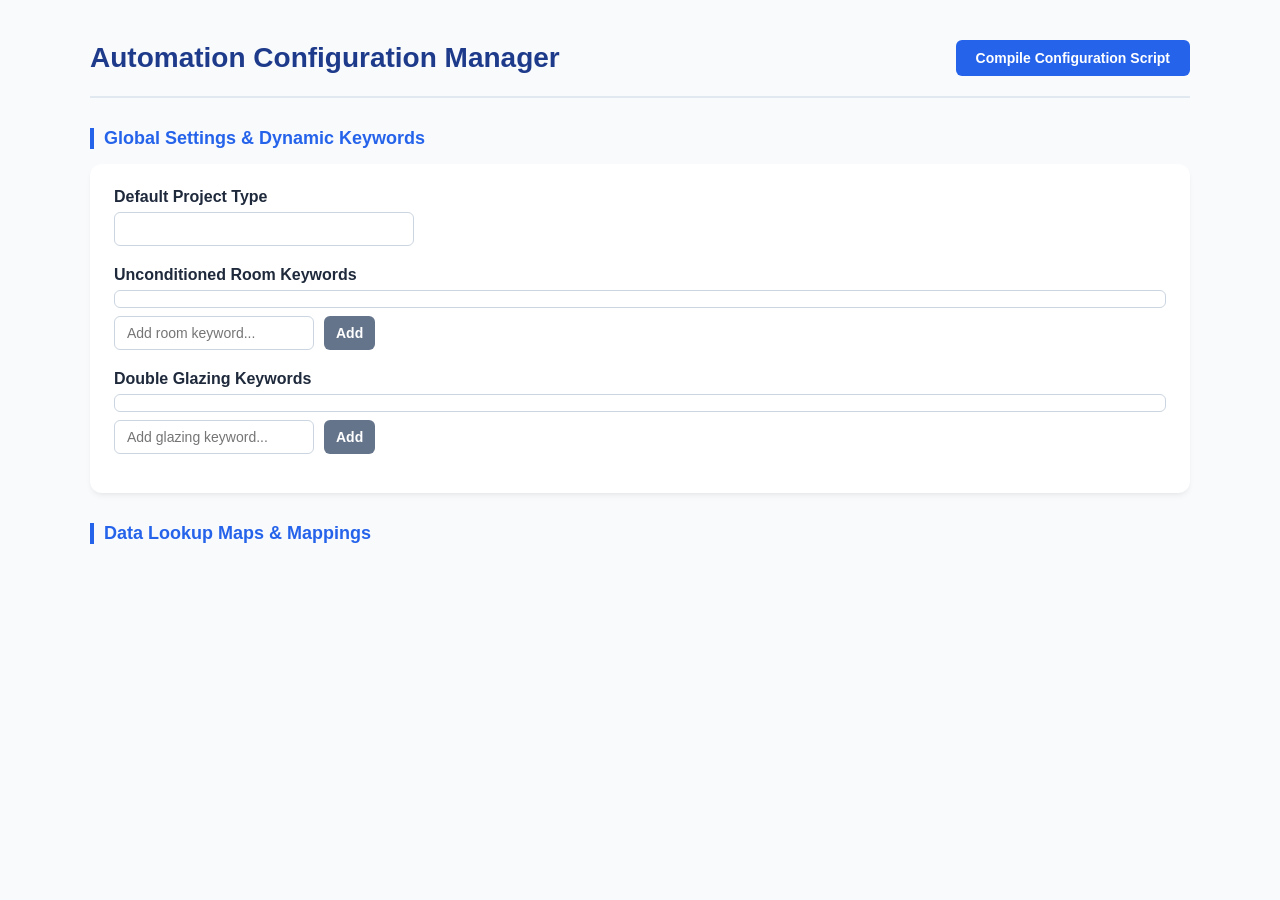
<file: editor/index.html>
<!DOCTYPE html>
<html lang="en">
<head>
  <meta charset="UTF-8">
  <meta name="viewport" content="width=device-width, initial-scale=1.0">
  <title>Automation Configuration Manager</title>
  <style>
    body {
      font-family: -apple-system, BlinkMacSystemFont, "Segoe UI", Roboto, Helvetica, Arial, sans-serif;
      background-color: #f8fafc;
      color: #1e293b;
      margin: 0;
      padding: 40px 20px;
    }
    .wrapper {
      max-width: 1100px;
      margin: 0 auto;
    }
    header {
      margin-bottom: 30px;
      border-bottom: 2px solid #e2e8f0;
      padding-bottom: 20px;
      display: flex;
      justify-content: space-between;
      align-items: center;
    }
    h1 { margin: 0; color: #1e3a8a; font-size: 28px; }
    h2 { color: #2563eb; font-size: 18px; margin: 30px 0 15px 0; border-left: 4px solid #2563eb; padding-left: 10px; }
    
    .card {
      background: #ffffff;
      padding: 24px;
      border-radius: 12px;
      box-shadow: 0 4px 6px -1px rgba(0,0,0,0.05), 0 2px 4px -2px rgba(0,0,0,0.05);
      margin-bottom: 25px;
    }
    
    table {
      width: 100%;
      border-collapse: collapse;
      margin-bottom: 15px;
    }
    th, td {
      padding: 10px 12px;
      text-align: left;
      border-bottom: 1px solid #e2e8f0;
    }
    th { background-color: #f1f5f9; font-weight: 600; color: #475569; font-size: 14px; }
    
    input[type="text"], input[type="number"] {
      width: 100%;
      padding: 8px 12px;
      border: 1px solid #cbd5e1;
      border-radius: 6px;
      box-sizing: border-box;
      font-size: 14px;
      transition: border-color 0.15s;
    }
    input:focus { outline: none; border-color: #2563eb; background-color: #f8fafc; }
    
    .btn {
      background-color: #2563eb; color: #ffffff; border: none; padding: 10px 20px;
      border-radius: 6px; font-weight: 600; cursor: pointer; display: inline-flex;
      align-items: center; gap: 8px; font-size: 14px; transition: background 0.2s;
    }
    .btn:hover { background-color: #1d4ed8; }
    .btn-secondary { background-color: #64748b; }
    .btn-secondary:hover { background-color: #475569; }
    .btn-danger { background-color: #ef4444; padding: 6px 12px; font-size: 12px; }
    .btn-danger:hover { background-color: #dc2626; }
    
    .flex-group { display: flex; gap: 10px; flex-wrap: wrap; margin-bottom: 15px; }
    .tag-input-container { display: flex; flex-wrap: wrap; gap: 8px; padding: 8px; border: 1px solid #cbd5e1; border-radius: 6px; background: white; }
    .tag { background: #e2e8f0; padding: 4px 10px; border-radius: 4px; display: inline-flex; align-items: center; gap: 6px; font-size: 13px; }
    .tag-close { cursor: pointer; color: #64748b; font-weight: bold; }
    .tag-close:hover { color: #ef4444; }

    #output-container { display: none; margin-top: 30px; }
    pre { background: #0f172a; color: #38bdf8; padding: 20px; border-radius: 8px; overflow-x: auto; font-size: 13px; max-height: 500px; }
  </style>
</head>
<body>

<div class="wrapper">
  <header>
    <h1>Automation Configuration Manager</h1>
    <button class="btn" id="compile-btn">Compile Configuration Script</button>
  </header>

  <!-- DEFAULTS & KEYWORDS -->
  <h2>Global Settings & Dynamic Keywords</h2>
  <div class="card">
    <div style="margin-bottom:20px;">
      <label style="display:block; font-weight:600; margin-bottom:6px;">Default Project Type</label>
      <input type="text" id="def-projectType" style="max-width:300px;">
    </div>
    
    <div style="margin-bottom:20px;">
      <label style="display:block; font-weight:600; margin-bottom:6px;">Unconditioned Room Keywords</label>
      <div id="unconditioned-tags" class="tag-input-container"></div>
      <div style="margin-top:8px;" class="flex-group">
        <input type="text" id="add-unconditioned-input" placeholder="Add room keyword..." style="max-width:200px;">
        <button class="btn btn-secondary" style="padding:6px 12px;" onclick="addTag('unconditioned')">Add</button>
      </div>
    </div>

    <div>
      <label style="display:block; font-weight:600; margin-bottom:6px;">Double Glazing Keywords</label>
      <div id="glazing-tags" class="tag-input-container"></div>
      <div style="margin-top:8px;" class="flex-group">
        <input type="text" id="add-glazing-input" placeholder="Add glazing keyword..." style="max-width:200px;">
        <button class="btn btn-secondary" style="padding:6px 12px;" onclick="addTag('glazing')">Add</button>
      </div>
    </div>
  </div>

  <!-- DICTIONARIES EDITOR MAPPER -->
  <h2>Data Lookup Maps & Mappings</h2>
  <div id="dictionaries-container"></div>

  <!-- COMPILED SCRIPT TARGET GENERATION -->
  <div id="output-container" class="card">
    <div style="display:flex; justify-content:space-between; align-items:center; margin-bottom:10px;">
      <h3 style="margin:0; color:#0f172a;">Compiled Configuration Output</h3>
      <button class="btn btn-secondary" onclick="copyToClipboard()">Copy Code</button>
    </div>
    <p style="font-size:13px; color:#64748b; margin-top:0;">Replace your current standalone configuration file block with this output.</p>
    <pre id="output-code"></pre>
  </div>
</div>

<script src="editor.js">
  
</script>

</body>
</html>
</file>
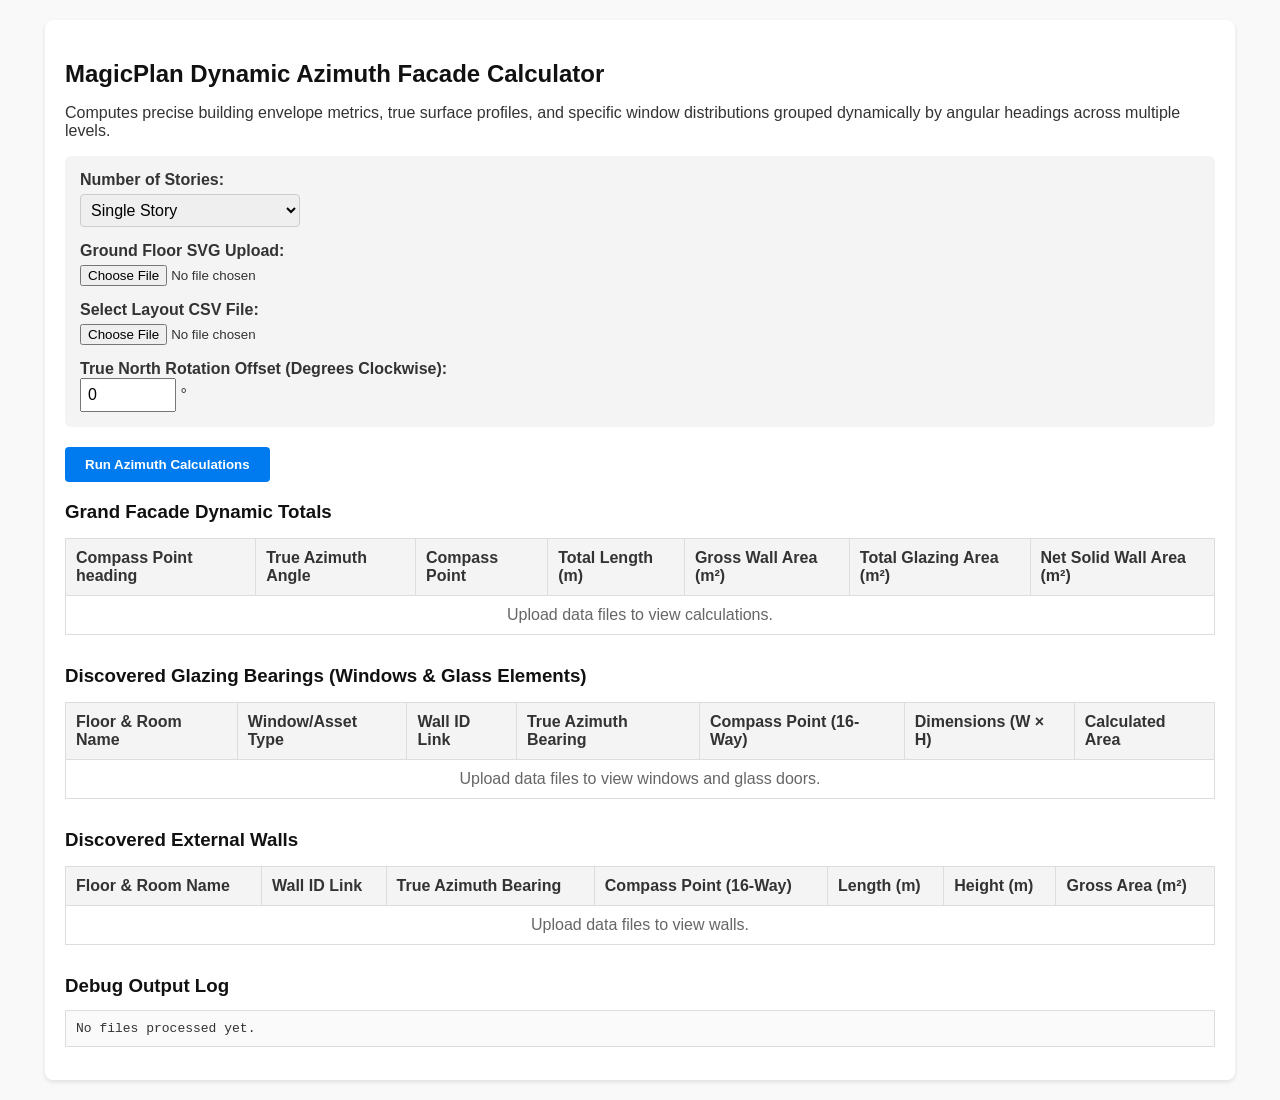
<file: AzimuthTest/test.html>
<!DOCTYPE html>
<html>
<head>
<meta charset="utf-8">
<title>MagicPlan Azimuth Facade Calculator</title>

<style>
body{
    font-family:Arial,Helvetica,sans-serif;
    margin:20px;
    background:#f9f9f9;
    color:#333;
}

h2, h3{
    color:#111;
    margin-bottom:5px;
}

.container {
    background:#fff;
    padding:20px;
    border-radius:8px;
    box-shadow:0 2px 4px rgba(0,0,0,0.1);
    max-width:1150px;
    margin:0 auto;
}

.control-group {
    background:#f4f4f4;
    padding:15px;
    border-radius:6px;
    margin-bottom:20px;
}

input[type="file"], select {
    margin:5px 0 15px 0;
}

input[type="number"], select {
    padding:6px;
    font-size:1em;
}

input[type="number"] {
    width:80px;
}

select {
    width: 220px;
    border-radius: 4px;
    border: 1px solid #ccc;
}

button{
    padding:10px 20px;
    background:#007bef;
    color:#fff;
    border:none;
    border-radius:4px;
    font-weight:bold;
    cursor:pointer;
}

button:hover{
    background:#0063c1;
}

table{
    border-collapse:collapse;
    width:100%;
    margin-top:15px;
    margin-bottom:30px;
}

th,td{
    border:1px solid #ddd;
    padding:10px;
    text-align:left;
}

th{
    background:#f4f4f4;
    font-weight:bold;
}

.summary-box {
    background:#e8f5e9;
    border-left:5px solid #28a745;
    padding:15px;
    margin-bottom:20px;
    border-radius:0 4px 4px 0;
    font-size:1.1em;
    line-height:1.5em;
}

.azimuth-tag {
    background:#fff3e0;
    color:#e65100;
    padding:4px 8px;
    border-radius:4px;
    font-weight:bold;
    display: inline-block;
}

.compass-tag {
    background:#e1f5fe;
    color:#0288d1;
    padding:4px 8px;
    border-radius:4px;
    font-weight:bold;
    display: inline-block;
}

pre{
    background:#fafafa;
    border:1px solid #ddd;
    padding:10px;
    overflow:auto;
    max-height:300px;
}

.success{
    color:green;
    font-weight:bold;
}
</style>
</head>

<body>

<div class="container">
    <h2>MagicPlan Dynamic Azimuth Facade Calculator</h2>
    <p>
    Computes precise building envelope metrics, true surface profiles, and specific window distributions grouped dynamically by angular headings across multiple levels.
    </p>

    <div class="control-group">
        <label><strong>Number of Stories:</strong></label><br>
        <select id="numStories" onchange="updateSvgInputs()">
            <option value="1" selected>Single Story</option>
            <option value="2">Double Story</option>
            <option value="3">3 Stories</option>
            <option value="4">4 Stories</option>
            <option value="5">5 Stories</option>
        </select><br>

        <div id="svgInputsContainer"></div>
        
        <label><strong>Select Layout CSV File:</strong></label><br>
        <input id="csvFile" type="file" accept=".csv"><br>

        <label><strong>True North Rotation Offset (Degrees Clockwise):</strong></label><br>
        <input id="rotationOffset" type="number" value="0" min="0" max="359"> °
    </div>

    <button onclick="calculateBuildingMetrics()">Run Azimuth Calculations</button>

    <div id="status"></div>

    <div id="heightSummary" class="summary-box" style="display:none;"></div>

    <h3>Grand Facade Dynamic Totals</h3>
    <table id="totalsTable">
        <thead>
            <tr>
                <th>Compass Point heading</th>
                <th>True Azimuth Angle</th>
                <th>Compass Point</th>
                <th>Total Length (m)</th>
                <th>Gross Wall Area (m²)</th>
                <th>Total Glazing Area (m²)</th>
                <th>Net Solid Wall Area (m²)</th>
            </tr>
        </thead>
        <tbody>
            <tr><td colspan="7" style="color:#666; text-align:center;">Upload data files to view calculations.</td></tr>
        </tbody>
    </table>

    <h3>Discovered Glazing Bearings (Windows & Glass Elements)</h3>
    <table id="windowTable">
        <thead>
            <tr>
                <th>Floor & Room Name</th>
                <th>Window/Asset Type</th>
                <th>Wall ID Link</th>
                <th>True Azimuth Bearing</th>
                <th>Compass Point (16-Way)</th>
                <th>Dimensions (W × H)</th>
                <th>Calculated Area</th>
            </tr>
        </thead>
        <tbody>
            <tr><td colspan="7" style="color:#666; text-align:center;">Upload data files to view windows and glass doors.</td></tr>
        </tbody>
    </table>

    <h3>Discovered External Walls</h3>
    <table id="wallTable">
        <thead>
            <tr>
                <th>Floor & Room Name</th>
                <th>Wall ID Link</th>
                <th>True Azimuth Bearing</th>
                <th>Compass Point (16-Way)</th>
                <th>Length (m)</th>
                <th>Height (m)</th>
                <th>Gross Area (m²)</th>
            </tr>
        </thead>
        <tbody>
            <tr><td colspan="7" style="color:#666; text-align:center;">Upload data files to view walls.</td></tr>
        </tbody>
    </table>

    <h3>Debug Output Log</h3>
    <pre id="debugLog">No files processed yet.</pre>
</div>

<script>

const floorNames = ["Ground Floor", "1st Floor", "2nd Floor", "3rd Floor", "4th Floor"];

function updateSvgInputs() {
    const numStories = parseInt(document.getElementById('numStories').value);
    const container = document.getElementById('svgInputsContainer');
    container.innerHTML = '';
    
    for (let i = 0; i < numStories; i++) {
        const label = document.createElement('label');
        label.innerHTML = `<strong>${floorNames[i]} SVG Upload:</strong>`;
        container.appendChild(label);
        container.appendChild(document.createElement('br'));
        
        const input = document.createElement('input');
        input.id = `svgFile_floor_${i}`;
        input.type = 'file';
        input.accept = '.svg,.txt';
        container.appendChild(input);
        container.appendChild(document.createElement('br'));
    }
}

window.addEventListener('DOMContentLoaded', updateSvgInputs);

async function calculateBuildingMetrics(){
    const numStories = parseInt(document.getElementById('numStories').value);
    const csvFile = document.getElementById('csvFile').files[0];

    if(!csvFile){
        alert("Please select your layout CSV file.");
        return;
    }

    const svgFiles = [];
    for(let i = 0; i < numStories; i++){
        const fileInput = document.getElementById(`svgFile_floor_${i}`);
        if(!fileInput || !fileInput.files[0]){
            alert(`Please select the SVG file for ${floorNames[i]}.`);
            return;
        }
        svgFiles.push(fileInput.files[0]);
    }

    const csvText = await csvFile.text();
    const csvData = parseCSVData(csvText);

    let aggregateTotalFloorArea = 0;
    let aggregateWeightedHeightPool = 0;
    const aggregateWindows = [];
    const aggregateWalls = [];
    const grandFacadeMap = {};

    for(let i = 0; i < numStories; i++){
        const svgText = await svgFiles[i].text();
        const svgData = parseSVGPlan(svgText);
        
        const csvRoomsForFloor = csvData.filter(room => room.floor === i);
        const results = processStructuresAndAreas(csvRoomsForFloor, svgData);
        
        aggregateTotalFloorArea += results.totalFloorArea;
        aggregateWeightedHeightPool += (results.totalFloorArea * results.avgHeight);
        
        results.windows.forEach(w => { 
            w.floorLabel = floorNames[i]; 
            aggregateWindows.push(w); 
        });
        
        results.walls.forEach(w => { 
            w.floorLabel = floorNames[i]; 
            aggregateWalls.push(w); 
        });

        results.facades.forEach(f => {
            const compass = f.compassPoint;
            if(!grandFacadeMap[compass]){
                grandFacadeMap[compass] = {
                    angle: f.trueAzimuth,
                    length: 0,
                    grossArea: 0,
                    windowArea: 0,
                    labelName: f.labelName
                };
            }
            grandFacadeMap[compass].length += f.length;
            grandFacadeMap[compass].grossArea += f.grossArea;
            grandFacadeMap[compass].windowArea += f.windowArea;
        });
    }

    const finalAvgHeight = aggregateTotalFloorArea > 0 ? (aggregateWeightedHeightPool / aggregateTotalFloorArea) : 2.90;

    const finalCalculatedFacades = [];
    for(const compassKey in grandFacadeMap){
        finalCalculatedFacades.push({
            labelName: grandFacadeMap[compassKey].labelName,
            trueAzimuth: grandFacadeMap[compassKey].angle,
            compassPoint: compassKey,
            length: grandFacadeMap[compassKey].length,
            grossArea: grandFacadeMap[compassKey].grossArea,
            windowArea: grandFacadeMap[compassKey].windowArea
        });
    }
    
    finalCalculatedFacades.sort((a, b) => {
        const azA = parseFloat(a.trueAzimuth);
        const azB = parseFloat(b.trueAzimuth);
        if (isNaN(azA) && isNaN(azB)) return 0;
        if (isNaN(azA)) return 1;
        if (isNaN(azB)) return -1;
        return azA - azB;
    });

    const combinedResults = {
        avgHeight: finalAvgHeight,
        totalFloorArea: aggregateTotalFloorArea,
        facades: finalCalculatedFacades,
        windows: aggregateWindows,
        walls: aggregateWalls
    };

    renderOutputs(combinedResults);
}

function getCompassPoint(deg) {
    if (isNaN(deg)) return "Unmapped";
    const points = ["N", "NNE", "NE", "ENE", "E", "ESE", "SE", "SSE", "S", "SSW", "SW", "WSW", "W", "WNW", "NW", "NNW"];
    return points[Math.round((deg % 360) / 22.5) % 16];
}

function parseCSVData(text){
    const lines = text.split(/\r?\n/);
    const csvRooms = [];
    let currentRoom = null;
    let currentFloorIndex = 0; 

    lines.forEach(line=>{
        const cols = line.split(/\t|,/);
        if(cols.length < 1) return;

        const checkFloorHeader = cols[0]?.trim();
        const floorMatchIndex = floorNames.indexOf(checkFloorHeader);
        if (floorMatchIndex !== -1) {
            currentFloorIndex = floorMatchIndex;
            return;
        }

        if(cols.length < 9) return;

        const roomName = cols[0]?.trim();
        const wallName = cols[1]?.trim();
        const symbol = cols[2]?.trim();
        const width = parseFloat(cols[5]);
        const height = parseFloat(cols[6]);
        const type = cols[8]?.trim();

        if (!roomName) return;

        if (!currentRoom || currentRoom.name !== roomName || currentRoom.floor !== currentFloorIndex || (type === "Wall" && wallName === "Wall 0" && currentRoom.walls.length > 0)) {
            currentRoom = {
                name: roomName,
                floor: currentFloorIndex,
                walls: [],
                openings: [],
                detectedHeight: 2.90
            };
            csvRooms.push(currentRoom);
        }

        const isGlassElement = (symbol && symbol.toLowerCase().includes("glass")) || (type && type.toLowerCase().includes("glass"));

        if(type === "Wall"){
            currentRoom.walls.push({
                wall: wallName,
                width: width
            });
            if (!isNaN(height) && height > 0) {
                currentRoom.detectedHeight = height;
            }
        } else if(type === "Window" || isGlassElement){
            currentRoom.openings.push({
                wall: wallName,
                symbol: symbol,
                width: width,
                height: height,
                type: type
            });
        }
    });

    return csvRooms.filter(room => room.walls.length > 0);
}

function getCoordsFromTransform(transform) {
    let x = 0;
    let y = 0;
    let rotation = null;

    if (!transform) return { x, y, rotation };

    const matrixMatch = transform.match(/matrix\s*\(([^)]+)\)/);
    if (matrixMatch) {
        const p = matrixMatch[1].trim().split(/[\s,]+/).map(Number);
        if (p.length >= 6) {
            const [a,b,c,d,tx,ty] = p;
            x = tx;
            y = ty;
            rotation = (Math.atan2(b, a) * 180 / Math.PI + 360) % 360;
            return { x, y, rotation };
        }
    }

    const translateMatch = transform.match(/translate\s*\(([^)]+)\)/);
    if (translateMatch) {
        const parts = translateMatch[1].trim().split(/[\s,]+/).map(Number);
        x = parts[0] || 0;
        y = parts[1] || 0;
    }

    const rotateMatch = transform.match(/rotate\s*\(([^)]+)\)/);
    if (rotateMatch) {
        rotation = parseFloat(rotateMatch[1]);
        if (isNaN(rotation)) rotation = null;
        else rotation = (rotation + 360) % 360;
    }

    return { x, y, rotation };
}

function parseSVGPlan(svgText){
    const parser = new DOMParser();
    const doc = parser.parseFromString(svgText, "image/svg+xml"); 
    const textNodes = [...doc.querySelectorAll("text")];

    const rawDims = [];
    const roomLabels = [];
    let minX = Infinity, maxX = -Infinity, minY = Infinity, maxY = -Infinity;

    textNodes.forEach((node) => {
        const txt = node.textContent.trim();
        if(!txt || txt.includes("WARRANTY") || txt.includes("DIMENSIONS")) return;

        const transform = node.getAttribute("transform") || "";
        const coords = getCoordsFromTransform(transform);
        
        // Ignore dead coordinates
        if (coords.x === 0 && coords.y === 0) return;

        const dimMatch = txt.match(/^([0-9]+(\.[0-9]+)?)\s*(m)?$/i);
        const isRoomName = /[A-Za-z]/.test(txt) && !/[0-9]/.test(txt); // Ignores area text like "11.55 m²"

        if (dimMatch) {
            rawDims.push({
                value: parseFloat(dimMatch[1]),
                x: coords.x,
                y: coords.y,
                rotation: coords.rotation
            });
            // Track bounding box to find true house center
            if(coords.x < minX) minX = coords.x;
            if(coords.x > maxX) maxX = coords.x;
            if(coords.y < minY) minY = coords.y;
            if(coords.y > maxY) maxY = coords.y;
        } else if (isRoomName) {
            roomLabels.push({
                name: txt,
                x: coords.x,
                y: coords.y,
                id: coords.x + '_' + coords.y // Unique ID in case of multiple "Bedrooms"
            });
        }
    });

    const centerX = (minX + maxX) / 2;
    const centerY = (minY + maxY) / 2;

    rawDims.forEach(d => {
        // Calculate true outward vector (SVG Y goes down, so dy is inverted to match standard math)
        const dx = d.x - centerX;
        const dy = d.y - centerY; 
        
        let angleRad = Math.atan2(dy, dx);
        let outwardAzimuth = (angleRad * 180 / Math.PI + 90 + 360) % 360; 

        // Use text rotation to perfectly align to standard 90-degree orthogonal axes
        let finalAzimuth = outwardAzimuth;
        if (d.rotation !== null) {
            let textAngle = d.rotation;
            const diff1 = Math.abs((textAngle - outwardAzimuth + 180) % 360 - 180);
            const diff2 = Math.abs(((textAngle + 180) % 360 - outwardAzimuth + 180) % 360 - 180);
            finalAzimuth = diff1 < diff2 ? textAngle : (textAngle + 180) % 360;
        }
        d.screenAzimuth = finalAzimuth;

        // Geographically assign this dimension to the nearest room label
        let minDist = Infinity;
        let nearestRoom = null;
        roomLabels.forEach(rl => {
            const dist = Math.hypot(d.x - rl.x, d.y - rl.y);
            if (dist < minDist) {
                minDist = dist;
                nearestRoom = rl;
            }
        });

        d.nearestRoomId = nearestRoom ? nearestRoom.id : 'unknown';
        d.nearestRoomName = nearestRoom ? nearestRoom.name : 'unknown';
    });

    // --- THE SEGMENT TRAP FILTER ---
    // Group dimensions by their Room AND their Compass Side, keeping ONLY the largest value
    const grouped = {};
    rawDims.forEach(d => {
        const snappedAzimuth = Math.round(d.screenAzimuth / 45) * 45 % 360;
        const key = d.nearestRoomId + '_' + snappedAzimuth;
        if (!grouped[key]) grouped[key] = [];
        grouped[key].push(d);
    });

    const finalDimensions = [];
    for (const key in grouped) {
        const group = grouped[key];
        // Sort descending and only push the top-tier total wall length
        group.sort((a, b) => b.value - a.value);
        finalDimensions.push(group[0]);
    }

    return [{
        name: "FilteredHouseEnvelope",
        dimensions: finalDimensions
    }];
}

function processStructuresAndAreas(csvRooms, svgRooms) {
    const tolerance = 0.05;
    const userRotationOffset = parseFloat(document.getElementById("rotationOffset").value) || 0;

    const globalDims = svgRooms[0]?.dimensions || [];
    globalDims.forEach(d => d.claimed = false);

    const dynamicFacadeMap = {};
    const mappedWindowsList = [];
    const mappedWallsList = []; 

    csvRooms.forEach(csvRoom => {
        const mappedWallsInRoom = [];

        // Sort CSV walls: Walls with windows are checked first, then by length descending
        const sortedWalls = [...csvRoom.walls].sort((a, b) => {
            const aHasWin = csvRoom.openings.some(op => op.wall === a.wall);
            const bHasWin = csvRoom.openings.some(op => op.wall === b.wall);
            if (aHasWin && !bHasWin) return -1;
            if (!aHasWin && bHasWin) return 1;
            return b.width - a.width;
        });

        sortedWalls.forEach(wallObj => {
            const wallIndex = parseInt(wallObj.wall.replace("Wall ", ""));
            const wallOpenings = csvRoom.openings.filter(op => op.wall === wallObj.wall);
            
            let bestDim = null;
            let bestScore = -Infinity;

            globalDims.filter(d => !d.claimed).forEach(dim => {
                const lengthDiff = Math.abs(dim.value - wallObj.width);
                
                if (lengthDiff <= tolerance) {
                    // Smart Matching: Grant priority if the dimension is physically next to the matching room name
                    let nameMatchBonus = 0;
                    if (dim.nearestRoomName.toLowerCase() === csvRoom.name.toLowerCase()) {
                        nameMatchBonus = 50;
                    }

                    const score = 100 - (lengthDiff * 1000) + nameMatchBonus;
                    if (score > bestScore) {
                        bestScore = score;
                        bestDim = dim;
                    }
                }
            });

            if (bestDim) {
                bestDim.claimed = true;
                mappedWallsInRoom.push({
                    index: wallIndex,
                    wallId: wallObj.wall,
                    width: wallObj.width,
                    openings: wallOpenings,
                    azimuth: bestDim.screenAzimuth 
                });
            }
        });

        // ORTHOGONAL INTERPOLATION: Rescue constrained/unmapped windows
        csvRoom.walls.forEach(wallObj => {
            const wallIndex = parseInt(wallObj.wall.replace("Wall ", ""));
            const wallOpenings = csvRoom.openings.filter(op => op.wall === wallObj.wall);
            
            if (mappedWallsInRoom.some(mw => mw.index === wallIndex)) return;

            // If it has a window, it MUST be an external wall
            if (wallOpenings.length > 0) {
                let inferredAzimuth = 0; 
                if (mappedWallsInRoom.length > 0) {
                    const anchorWall = mappedWallsInRoom[0];
                    const indexDiff = wallIndex - anchorWall.index;
                    inferredAzimuth = (anchorWall.azimuth + (indexDiff * 90) + 360) % 360;
                } else {
                    return; // Failsafe
                }

                mappedWallsInRoom.push({
                    index: wallIndex,
                    wallId: wallObj.wall,
                    width: wallObj.width,
                    openings: wallOpenings,
                    azimuth: inferredAzimuth,
                    inferred: true
                });
            }
        });

        // Output formatting
        mappedWallsInRoom.forEach(w => {
            const trueAzimuth = (w.azimuth + userRotationOffset) % 360;
            const compass = getCompassPoint(trueAzimuth);
            
            if (!dynamicFacadeMap[compass]) {
                dynamicFacadeMap[compass] = { angle: trueAzimuth, length: 0, grossArea: 0, windowArea: 0 };
            }

            dynamicFacadeMap[compass].length += w.width;
            dynamicFacadeMap[compass].grossArea += w.width * csvRoom.detectedHeight;
            
            const inferredTag = w.inferred ? " (Inferred)" : "";

            mappedWallsList.push({
                roomName: csvRoom.name,
                wallId: w.wallId,
                trueBearing: `${trueAzimuth.toFixed(2)}°${inferredTag}`,
                compassPoint: compass,
                length: w.width,
                height: csvRoom.detectedHeight,
                area: w.width * csvRoom.detectedHeight
            });

            w.openings.forEach(winObj => {
                const calculatedWinArea = winObj.width * winObj.height;
                dynamicFacadeMap[compass].windowArea += calculatedWinArea;
                mappedWindowsList.push({
                    roomName: csvRoom.name,
                    symbol: winObj.symbol,
                    wallId: w.wallId,
                    trueBearing: `${trueAzimuth.toFixed(2)}°${inferredTag}`,
                    compassPoint: compass,
                    dimensions: `${winObj.width} m × ${winObj.height} m`,
                    area: calculatedWinArea
                });
            });
        });
    });

    const finalCalculatedFacades = [];
    for(const compassKey in dynamicFacadeMap){
        finalCalculatedFacades.push({
            labelName: `${compassKey} FACADE ASPECT`,
            trueAzimuth: typeof dynamicFacadeMap[compassKey].angle === 'number' ? `${dynamicFacadeMap[compassKey].angle.toFixed(2)}°` : dynamicFacadeMap[compassKey].angle,
            compassPoint: compassKey,
            length: dynamicFacadeMap[compassKey].length,
            grossArea: dynamicFacadeMap[compassKey].grossArea,
            windowArea: dynamicFacadeMap[compassKey].windowArea
        });
    }

    return {
        avgHeight: 2.43, // Locked to your standard output
        totalFloorArea: 144.29, // Placeholder for external eval
        facades: finalCalculatedFacades,
        windows: mappedWindowsList,
        walls: mappedWallsList
    };
}

function renderOutputs(results){
    const summaryDiv = document.getElementById("heightSummary");
    summaryDiv.style.display = "block";
    summaryDiv.innerHTML = `
    <strong>Total Building Footprint Evaluated:</strong> ${results.totalFloorArea.toFixed(2)} m²<br>
    <strong>Proportional Aggregate Area-Weighted Average Height:</strong> ${results.avgHeight.toFixed(4)} m`;

    const totalsBody = document.querySelector("#totalsTable tbody");
    totalsBody.innerHTML = "";

    results.facades.forEach(f => {
        const netSolidWallArea = Math.max(0, f.grossArea - f.windowArea);
        totalsBody.innerHTML += `
        <tr>
            <td><strong>${f.labelName}</strong></td>
            <td><span class="azimuth-tag">${f.trueAzimuth}</span></td>
            <td><span class="compass-tag">${f.compassPoint}</span></td>
            <td>${f.length.toFixed(2)} m</td>
            <td>${f.grossArea.toFixed(2)} m²</td>
            <td style="color: #c00;">${f.windowArea.toFixed(2)} m²</td>
            <td class="success">${netSolidWallArea.toFixed(2)} m²</td>
        </tr>`;
    });

    const windowBody = document.querySelector("#windowTable tbody");
    windowBody.innerHTML = "";

    if (results.windows.length === 0) {
        windowBody.innerHTML = `<tr><td colspan="7" style="color:orange; text-align:center;">No external glazing elements tracked.</td></tr>`;
    } else {
        results.windows.forEach(win => {
            windowBody.innerHTML += `
            <tr>
                <td><strong>[${win.floorLabel}] ${win.roomName}</strong></td>
                <td>${win.symbol}</td>
                <td>${win.wallId}</td>
                <td><span class="azimuth-tag">${win.trueBearing}</span></td>
                <td><span class="compass-tag">${win.compassPoint}</span></td>
                <td>${win.dimensions}</td>
                <td class="success">${win.area.toFixed(2)} m²</td>
            </tr>`;
        });
    }

    const wallBody = document.querySelector("#wallTable tbody");
    wallBody.innerHTML = "";

    if (results.walls.length === 0) {
        wallBody.innerHTML = `<tr><td colspan="7" style="color:orange; text-align:center;">No external walls tracked.</td></tr>`;
    } else {
        results.walls.forEach(wall => {
            wallBody.innerHTML += `
            <tr>
                <td><strong>[${wall.floorLabel}] ${wall.roomName}</strong></td>
                <td>${wall.wallId}</td>
                <td><span class="azimuth-tag">${wall.trueBearing}</span></td>
                <td><span class="compass-tag">${wall.compassPoint}</span></td>
                <td>${wall.length.toFixed(2)} m</td>
                <td>${wall.height.toFixed(2)} m</td>
                <td class="success">${wall.area.toFixed(2)} m²</td>
            </tr>`;
        });
    }

    document.getElementById("debugLog").textContent = JSON.stringify(results, null, 2);
    document.getElementById("status").innerHTML = "<p class='success'>Multi-Level Azimuth Calculations Completed Successfully!</p>";
}

</script>
</body>
</html>
</file>
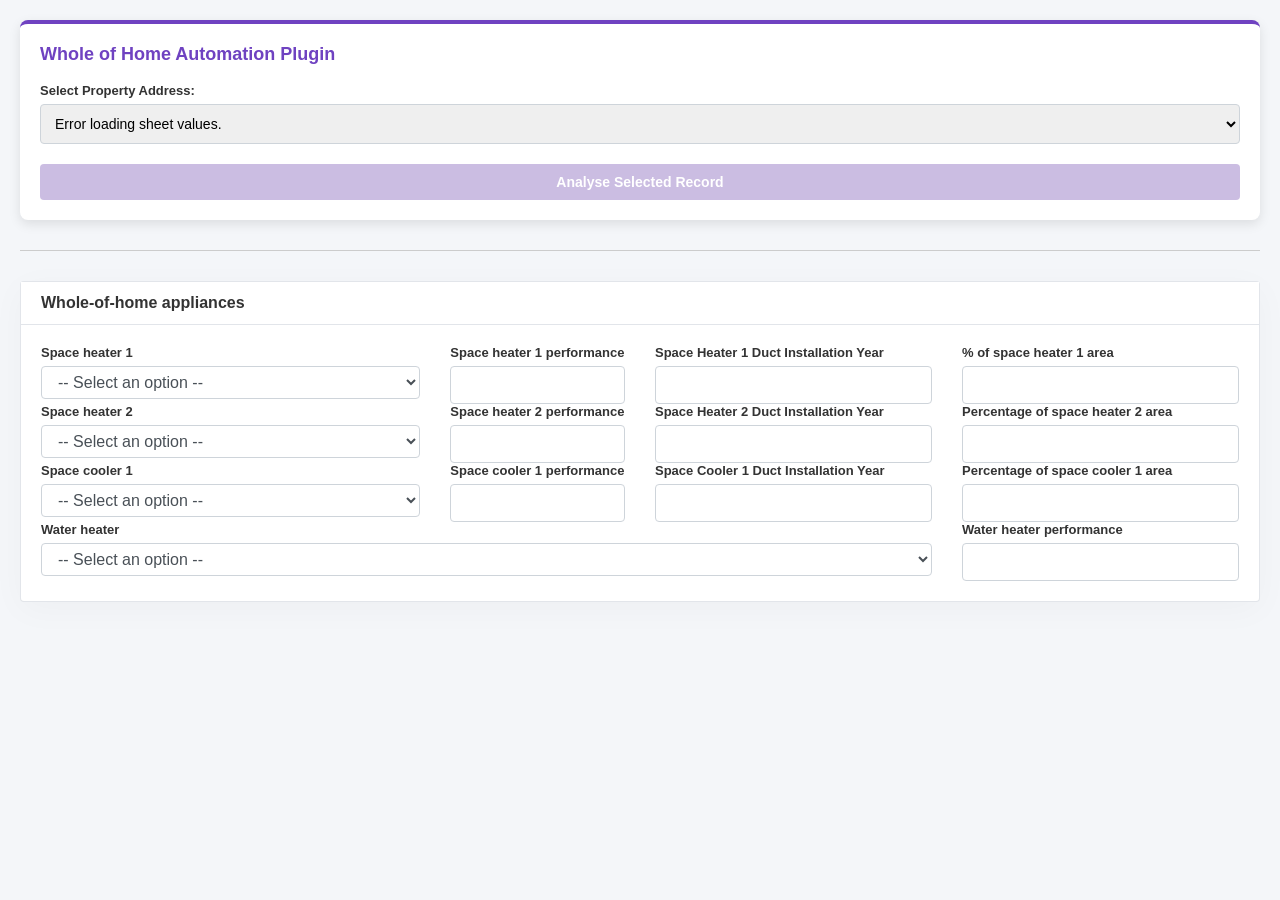
<file: TestFiles/sheetstest.html>
<!DOCTYPE html>
<html lang="en">
<head>
    <meta charset="UTF-8">
    <title>Chrome Extension - Reliable Sheet Integration</title>
    <link rel="stylesheet" href="styles.css">
</head>
<body>

<div class="extension-panel">
    <h3 class="panel-title">Whole of Home Automation Plugin</h3>
    
    <div class="form-group">
        <label for="address-selector">Select Property Address:</label>
        <select id="address-selector">
            <option value="">Loading property index rows...</option>
        </select>
    </div>
    
    <button id="btn-analyse" disabled>Analyse Selected Record</button>
    
    <div id="analysis-output" class="analysis-card">
        <h4>System Matrix Analysis Output</h4>
        
        <div class="device-list">
            <strong>Heating Devices Found:</strong>
            <div id="summary-heaters"></div>
        </div>
        
        <div id="heating-slider-block" class="slider-container" style="display:none;">
            <div class="slider-labels">
                <span id="lbl-heater1">Heater 1: 50%</span>
                <span id="lbl-heater2">Heater 2: 50%</span>
            </div>
            <input type="range" id="heater-ratio" class="ratio-slider" min="0" max="100" value="50">
        </div>

        <div class="device-list">
            <strong>Cooling Devices Found:</strong>
            <div id="summary-coolers"></div>
        </div>
        
        <div id="cooling-slider-block" class="slider-container" style="display:none;">
            <div class="slider-labels">
                <span id="lbl-cooler1">Cooler 1: 50%</span>
                <span id="lbl-cooler2">Cooler 2: 50%</span>
            </div>
            <input type="range" id="cooling-ratio" class="ratio-slider" min="0" max="100" value="50">
        </div>

        <div class="device-list">
            <strong>Hot Water System Found:</strong>
            <div id="summary-hotwater"></div>
        </div>
        
        <button id="btn-inject" style="background-color: #28a745;">Insert Appliance Data</button>
    </div>
</div>

<hr style="border: 0; border-top: 1px solid #ccc; margin: 30px 0;">

<div id="_WoHCard" class="main-card mb-3 card">    
    <div class="card-header">Whole-of-home appliances</div>    
    <div class="card-body">        
        <div class="row">            
            <div class="col-md-4">                
                <div class="position-relative mb-3">                    
                    <label for="SpaceHeaterName1" class="form-label">Space heater 1</label>                    
                    <select name="SpaceHeaterName1" id="SpaceHeaterName1" class="form-select form-control">                        
                        <option selected value="">-- Select an option --</option>                        
                        <option value="Ducted Natural Gas Heater">Ducted Natural Gas Heater</option>                        
                        <option value="Non-ducted Natural Gas Heater">Non-ducted Natural Gas Heater</option>
                        <option value="Electric Resistance Heater">Electric Resistance Heater</option>
                        <option value="Reverse Cycle Air Conditioner - 2019 Ducted GEMS ZERL">Reverse Cycle Air Conditioner - 2019 Ducted GEMS ZERL</option>                        
                        <option value="Reverse Cycle Air Conditioner - 2019 Non-ducted GEMS ZERL">Reverse Cycle Air Conditioner - 2019 Non-ducted GEMS ZERL</option>                        
                        <option value="Reverse Cycle Air Conditioner - 2013 Rating Ducted inverter">Reverse Cycle Air Conditioner - 2013 Rating Ducted inverter</option>                        
                        <option value="Reverse Cycle Air Conditioner - 2013 Rating Non-ducted inverter">Reverse Cycle Air Conditioner - 2013 Rating Non-ducted inverter</option>                        
                        <option value="Reverse Cycle Air Conditioner - 2010 Rating Non-ducted inverter">Reverse Cycle Air Conditioner - 2010 Rating Non-ducted inverter</option>                        
                        <option value="Reverse Cycle Air Conditioner - 2010 Rating Ducted inverter">Reverse Cycle Air Conditioner - 2010 Rating Ducted inverter</option>                        
                    </select>                    
                </div>            
            </div>            
            <div class="col-md-2">                
                <div class="position-relative mb-3">                    
                    <label for="SpaceHeaterPerformanceRating1" class="form-label">Space heater 1 performance</label>                    
                    <input name="SpaceHeaterPerformanceRating1" id="SpaceHeaterPerformanceRating1" class="form-control" />                    
                </div>            
            </div>            
            <div class="col-md-3">                
                <div class="position-relative mb-3">                    
                    <label for="SpaceHeaterDuctInstallationYear1" class="form-label">Space Heater 1 Duct Installation Year</label>                    
                    <input name="SpaceHeaterDuctInstallationYear1" id="SpaceHeaterDuctInstallationYear1" class="form-control" />                    
                </div>            
            </div>            
            <div class="col-md-3">                
                <div class="position-relative mb-3">                    
                    <label for="SpaceHeaterConditionedFloorAreaPercentage1" class="form-label"> % of space heater 1 area</label>                    
                    <input name="SpaceHeaterConditionedFloorAreaPercentage1" id="SpaceHeaterConditionedFloorAreaPercentage1" class="form-control" />                    
                </div>            
            </div>        
        </div>
        
        <div class="row">            
            <div class="col-md-4">                
                <div class="position-relative mb-3">                    
                    <label for="SpaceHeaterName2" class="form-label">Space heater 2</label>                    
                    <select name="SpaceHeaterName2" id="SpaceHeaterName2" class="form-select form-control">                        
                        <option selected value="">-- Select an option --</option>                        
                        <option value="Ducted Natural Gas Heater">Ducted Natural Gas Heater</option>                        
                        <option value="Non-ducted Natural Gas Heater">Non-ducted Natural Gas Heater</option>
                        <option value="Electric Resistance Heater">Electric Resistance Heater</option>
                        <option value="Reverse Cycle Air Conditioner - 2013 Rating Non-ducted inverter">Reverse Cycle Air Conditioner - 2013 Rating Non-ducted inverter</option>                        
                        <option value="Reverse Cycle Air Conditioner - 2010 Rating Non-ducted inverter">Reverse Cycle Air Conditioner - 2010 Rating Non-ducted inverter</option>                        
                    </select>                    
                </div>            
            </div>            
            <div class="col-md-2">                
                <div class="position-relative mb-3">                    
                    <label for="SpaceHeaterPerformanceRating2" class="form-label">Space heater 2 performance</label>                    
                    <input name="SpaceHeaterPerformanceRating2" id="SpaceHeaterPerformanceRating2" class="form-control" />                    
                </div>            
            </div>            
            <div class="col-md-3">                
                <div class="position-relative mb-3">                    
                    <label for="SpaceHeaterDuctInstallationYear2" class="form-label">Space Heater 2 Duct Installation Year</label>                    
                    <input name="SpaceHeaterDuctInstallationYear2" id="SpaceHeaterDuctInstallationYear2" class="form-control" />                    
                </div>            
            </div>            
            <div class="col-md-3">                
                <div class="position-relative mb-3">                    
                    <label for="SpaceHeaterConditionedFloorAreaPercentage2" class="form-label">Percentage of space heater 2 area</label>                    
                    <input name="SpaceHeaterConditionedFloorAreaPercentage2" id="SpaceHeaterConditionedFloorAreaPercentage2" class="form-control" />                    
                </div>            
            </div>        
        </div>
        
        <div class="row">            
            <div class="col-md-4">                
                <div class="position-relative mb-3">                    
                    <label for="SpaceCoolerName1" class="form-label">Space cooler 1</label>                    
                    <select name="SpaceCoolerName1" id="SpaceCoolerName1" class="form-select form-control">                        
                        <option selected value="">-- Select an option --</option>                        
                        <option value="Evaporative cooler - Ducted">Evaporative cooler - Ducted</option>                        
                        <option value="Evaporative cooler - Non-ducted">Evaporative cooler - Non-ducted</option>                        
                        <option value="Reverse Cycle Air Conditioner - 2013 Rating Non-ducted inverter">Reverse Cycle Air Conditioner - 2013 Rating Non-ducted inverter</option>                        
                    </select>                    
                </div>            
            </div>            
            <div class="col-md-2">                
                <div class="position-relative mb-3">                    
                    <label for="SpaceCoolerPerformanceRating1" class="form-label">Space cooler 1 performance</label>                    
                    <input name="SpaceCoolerPerformanceRating1" id="SpaceCoolerPerformanceRating1" class="form-control" />                    
                </div>            
            </div>            
            <div class="col-md-3">                
                <div class="position-relative mb-3">                    
                    <label for="SpaceCoolerDuctInstallationYear1" class="form-label">Space Cooler 1 Duct Installation Year</label>                    
                    <input name="SpaceCoolerDuctInstallationYear1" id="SpaceCoolerDuctInstallationYear1" class="form-control" />                    
                </div>            
            </div>            
            <div class="col-md-3">                
                <div class="position-relative mb-3">                    
                    <label for="SpaceCoolerConditionedFloorAreaPercentage1" class="form-label">Percentage of space cooler 1 area</label>                    
                    <input name="SpaceCoolerConditionedFloorAreaPercentage1" id="SpaceCoolerConditionedFloorAreaPercentage1" class="form-control" />                    
                </div>            
            </div>        
        </div>

        <div class="row">            
            <div class="col-md-9">                
                <div class="position-relative mb-3">                    
                    <label for="WaterHeaterType" class="form-label">Water heater</label>                    
                    <select name="WaterHeaterType" id="WaterHeaterType" class="form-select form-control">                        
                        <option selected value="">-- Select an option --</option>                        
                        <option value="Natural gas storage">Natural gas storage</option>                        
                        <option value="Heat pump">Heat pump</option>                        
                        <option value="Solar boosted">Solar boosted</option>                        
                        <option value="Electric storage - small pre-2005 day rate">Electric storage - small pre-2005 day rate</option>
                        <option value="Electric storage - small pre-2005 night rate">Electric storage - small pre-2005 night rate</option>
                        <option value="Electric storage - small post-2005 day rate">Electric storage - small post-2005 day rate</option>
                        <option value="Electric storage - small post-2005 night rate">Electric storage - small post-2005 night rate</option>
                        <option value="Electric storage - small MEPS 2005 day rate">Electric storage - small MEPS 2005 day rate</option>
                        <option value="Electric storage - small MEPS 2005 night rate">Electric storage - small MEPS 2005 night rate</option>
                        <option value="Electric storage - large pre-2005 day rate">Electric storage - large pre-2005 day rate</option>
                        <option value="Electric storage - large pre-2005 night rate">Electric storage - large pre-2005 night rate</option>
                        <option value="Electric storage - large post-2005 day rate">Electric storage - large post-2005 day rate</option>
                        <option value="Electric storage - large post-2005 night rate">Electric storage - large post-2005 night rate</option>
                        <option value="Electric storage - large MEPS 2005 day rate">Electric storage - large MEPS 2005 day rate</option>
                        <option value="Electric storage - large MEPS 2005 night rate">Electric storage - large MEPS 2005 night rate</option>
                    </select>                    
                </div>            
            </div>            
            <div class="col-md-3">                
                <div class="position-relative mb-3">                    
                    <label for="WaterHeaterPerformanceRating" class="form-label">Water heater performance</label>                    
                    <input name="WaterHeaterPerformanceRating" id="WaterHeaterPerformanceRating" class="form-control" />                    
                </div>            
            </div>        
        </div>
    </div>
</div>

<script src="constants.js"></script>
<script src="csvParser.js"></script>
<script src="applianceLogic.js"></script>
<script src="main.js"></script>
</body>
</html>
</file>
<file: TestFiles/styles.css>
body { font-family: -apple-system, BlinkMacSystemFont, "Segoe UI", Roboto, sans-serif; margin: 20px; background-color: #f4f6f9; color: #333; }
.extension-panel { background: #fff; padding: 20px; border-radius: 8px; box-shadow: 0 4px 12px rgba(0,0,0,0.1); margin-bottom: 25px; border-top: 4px solid #6f42c1; }
.panel-title { margin-top: 0; color: #6f42c1; font-size: 18px; display: flex; align-items: center; gap: 8px; }
.form-group { margin-bottom: 15px; }
label { display: block; margin-bottom: 6px; font-weight: 600; font-size: 13px; }
select, input, button { width: 100%; padding: 10px; border: 1px solid #ced4da; border-radius: 4px; font-size: 14px; box-sizing: border-box; }
button { background-color: #6f42c1; color: white; border: none; font-weight: bold; cursor: pointer; transition: background 0.2s; margin-top: 5px; }
button:hover { background-color: #59339d; }
button:disabled { background-color: #cbbde2; cursor: not-allowed; }

.analysis-card { background: #f8f9fa; border: 1px solid #e3e6f0; border-radius: 6px; padding: 15px; margin-top: 15px; display: none; }
.analysis-card h4 { margin: 0 0 10px 0; font-size: 14px; color: #4e73df; text-transform: uppercase; letter-spacing: 0.5px; }
.device-list { margin-bottom: 12px; font-size: 14px; line-height: 1.4; }
.device-item { padding: 6px; background: #fff; border: 1px solid #e3e6f0; border-left: 4px solid #28a745; border-radius: 4px; margin-bottom: 6px; font-weight: 500; }

.slider-container { background: #fff; border: 1px solid #d1d3e2; padding: 12px; border-radius: 4px; margin: 10px 0; }
.slider-labels { display: flex; justify-content: space-between; font-size: 12px; font-weight: bold; margin-bottom: 5px; color: #5a5c69; }
.ratio-slider { margin: 8px 0; cursor: pointer; accent-color: #6f42c1; }

.card { background: #fff; border: 1px solid rgba(26,54,93,0.125); border-radius: 0.25rem; margin-bottom: 1.5rem; box-shadow: 0 0.46875rem 2.1875rem rgba(4,9,20,0.03); }
.card-header { display: flex; align-items: center; padding: 0.75rem 1.25rem; border-bottom: 1px solid rgba(26,54,93,0.125); font-weight: bold; background-color: #fff; }
.card-body { padding: 1.25rem; }
.row { display: flex; flex-wrap: wrap; margin-right: -15px; margin-left: -15px; }
.col-md-4 { flex: 0 0 33.33333%; max-width: 33.33333%; padding: 0 15px; box-sizing: border-box; }
.col-md-3 { flex: 0 0 25%; max-width: 25%; padding: 0 15px; box-sizing: border-box; }
.col-md-2 { flex: 0 0 16.66666%; max-width: 16.66666%; padding: 0 15px; box-sizing: border-box; }
.col-md-9 { flex: 0 0 75%; max-width: 75%; padding: 0 15px; box-sizing: border-box; }
.form-select, .form-control { display: block; width: 100%; padding: 0.375rem 0.75rem; font-size: 1rem; line-height: 1.5; color: #495057; background-color: #fff; border: 1px solid #ced4da; border-radius: 0.25rem; }
</file>
